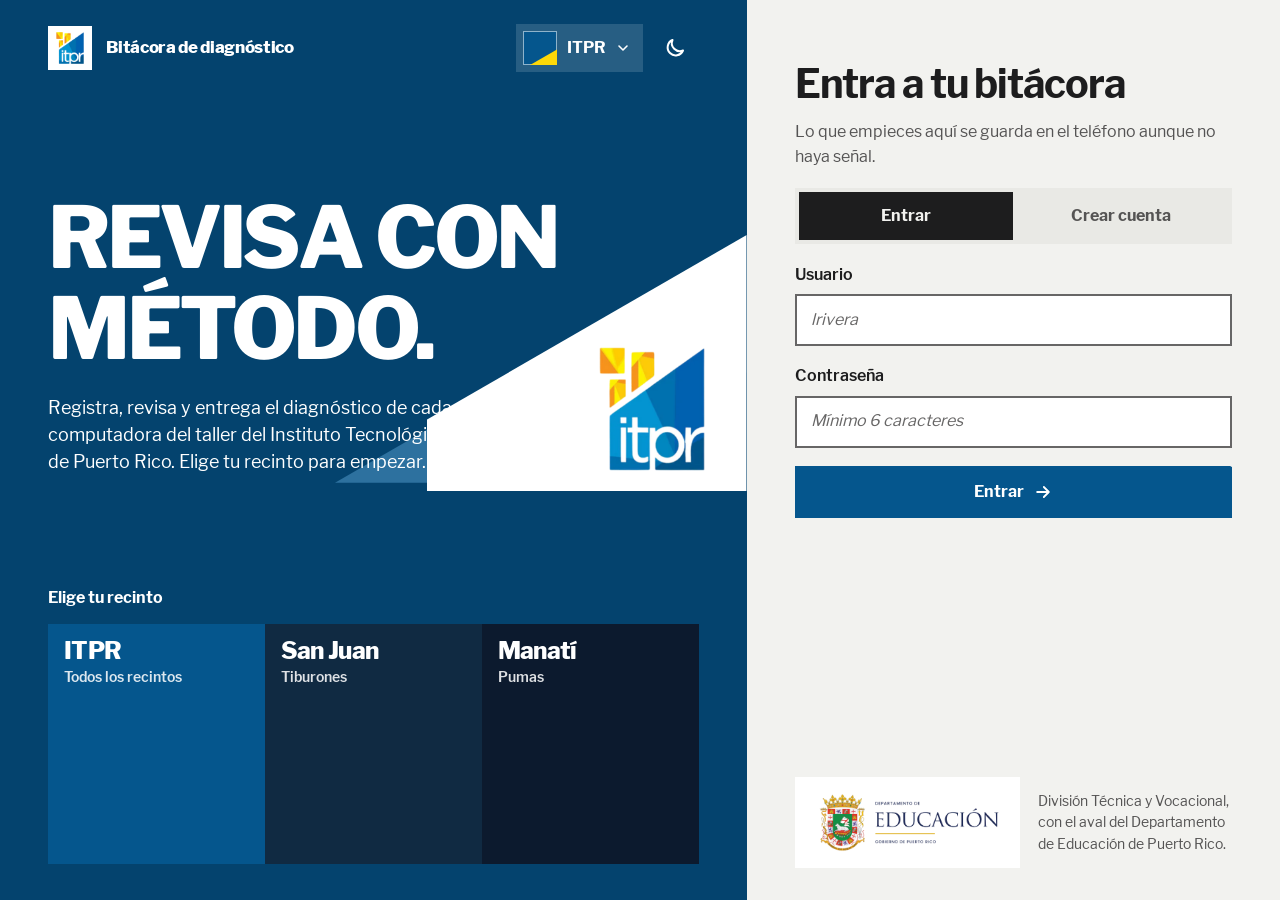
<file: docs/index.html>
<!doctype html>
<html lang="es-PR" data-recinto="itpr">
<head>
<meta charset="utf-8">
<meta name="viewport" content="width=device-width, initial-scale=1, viewport-fit=cover, interactive-widget=resizes-content">
<title>Bitácora de Diagnóstico</title>
<meta name="description" content="Hoja de cotejo de diagnóstico diario de computadoras para el taller de tecnología.">
<meta name="theme-color" media="(prefers-color-scheme: light)" content="#05568D">
<meta name="theme-color" media="(prefers-color-scheme: dark)" content="#0B5E99">
<meta name="color-scheme" content="light dark">
<script>
// Antes del primer pintado: el recinto y el modo guardados en este equipo. Sin esto se vería un instante el tema
// ITPR antes de pasar al de San Juan o Manatí. campus.js repite la lógica; si el almacenamiento falla, queda ITPR
// y el modo del sistema, y la página funciona igual.
(function(){
  var d = document.documentElement, T = { itpr: ["#05568D", "#0B5E99"], sanjuan: ["#102A42", "#1E4365"], manati: ["#0C1A2E", "#10294D"] };
  var r = "itpr", m = "";
  d.classList.add("js");
  try {
    var a = localStorage.getItem("bitacora:recinto"), b = localStorage.getItem("bitacora:modo");
    if (a === "itpr" || a === "sanjuan" || a === "manati") r = a;
    if (b === "claro" || b === "oscuro") m = b;
  } catch (e) {}
  d.setAttribute("data-recinto", r);
  if (m) d.setAttribute("data-modo", m);
  var t = document.querySelectorAll('meta[name="theme-color"]');
  for (var i = 0; i < t.length; i++) t[i].setAttribute("content", T[r][m ? (m === "oscuro" ? 1 : 0) : i]);
})();
</script>
<link rel="manifest" href="./manifest.json">
<link rel="icon" href="./img/favicon.png" type="image/png">
<link rel="apple-touch-icon" href="./icono-192.png">
<link rel="preload" href="./fonts/LibreFranklin-Regular.ttf" as="font" type="font/ttf" crossorigin>
<link rel="stylesheet" href="./tokens.css">
<link rel="stylesheet" href="./estilo.css">
<link rel="stylesheet" href="./v-acceso.css">
<link rel="stylesheet" href="./v-dashboard.css">
<link rel="stylesheet" href="./v-tablero.css">
<link rel="stylesheet" href="./v-editor.css">
</head>
<body>
<!-- Glifos de estado y texturas de gráfica. El color nunca va solo: forma + glifo + palabra + patrón.
     Los glifos de veredicto (apto, obs, no, inc, bor) son solo para veredictos; info es el aviso que no lo es. -->
<svg width="0" height="0" style="position:absolute" aria-hidden="true" focusable="false">
  <defs>
    <symbol id="g-apto" viewBox="0 0 16 16"><circle cx="8" cy="8" r="8" fill="currentColor"/><path d="M4.3 8.3 7 10.9l4.7-5.4" fill="none" stroke="var(--chip-bg,#fff)" stroke-width="2" stroke-linecap="round" stroke-linejoin="round"/></symbol>
    <symbol id="g-obs" viewBox="0 0 16 16"><path d="M8 1.4 15 14.2H1z" fill="currentColor" stroke="currentColor" stroke-width="1.2" stroke-linejoin="round"/></symbol>
    <symbol id="g-no" viewBox="0 0 16 16"><rect width="16" height="16" rx="3.6" fill="currentColor"/><path d="m5 5 6 6M11 5l-6 6" fill="none" stroke="var(--chip-bg,#fff)" stroke-width="2.1" stroke-linecap="round"/></symbol>
    <symbol id="g-inc" viewBox="0 0 16 16"><circle cx="8" cy="8" r="6.9" fill="none" stroke="currentColor" stroke-width="1.7" stroke-dasharray="3.2 2.2"/><path d="M8 4.2v4.5" fill="none" stroke="currentColor" stroke-width="2.1" stroke-linecap="round"/><circle cx="8" cy="11.6" r="1.25" fill="currentColor"/></symbol>
    <symbol id="g-bor" viewBox="0 0 16 16"><circle cx="8" cy="8" r="6.9" fill="none" stroke="currentColor" stroke-width="1.7"/><path d="M8 1.1a6.9 6.9 0 0 0 0 13.8z" fill="currentColor"/></symbol>
    <symbol id="g-info" viewBox="0 0 16 16"><rect x="1.2" y="1.2" width="13.6" height="13.6" fill="none" stroke="currentColor" stroke-width="1.6"/><path d="M8 7v4.4" fill="none" stroke="currentColor" stroke-width="2" stroke-linecap="round"/><circle cx="8" cy="4.6" r="1.2" fill="currentColor"/></symbol>
    <pattern id="px-apto" width="4" height="4" patternUnits="userSpaceOnUse"><rect width="4" height="4" style="fill:var(--ok)"/></pattern>
    <pattern id="px-obs" width="2.4" height="2.4" patternUnits="userSpaceOnUse" patternTransform="rotate(45)"><rect width="2.4" height="2.4" style="fill:var(--obs)"/><rect width="1" height="2.4" style="fill:var(--surface-2)"/></pattern>
    <pattern id="px-no" width="2.6" height="2.6" patternUnits="userSpaceOnUse"><rect width="2.6" height="2.6" style="fill:var(--bad)"/><circle cx="1.3" cy="1.3" r=".55" style="fill:var(--surface-2)"/></pattern>
  </defs>
</svg>
<div id="app" class="app">
  <main><div class="cargando">Cargando la bitácora…</div></main>
</div>
<!-- Fuera de #app a propósito: #app es un contenedor y haría de bloque de contención de todo lo position:fixed. -->
<div id="toast" class="toast" role="status" aria-live="polite"></div>
<noscript>
  <main><div class="aviso-pagina">
    <h1 class="h2">Falta JavaScript</h1>
    <p class="suave">Esta bitácora necesita JavaScript activado. Actívalo en el navegador y recarga la página.</p>
  </div></main>
</noscript>
<!-- supabase-js vive en el repo, no en un CDN: la app tiene que abrir sin señal.
     Etiqueta clásica y antes del módulo, que es lo que define window.supabase. -->
<script src="./vendor/supabase.js"></script>
<script type="module" src="./app.js"></script>
<script>
// El service worker guarda copia de la app para que abra sin señal.
// Falla en silencio si el navegador no lo permite: la app funciona igual,
// solo que necesitando internet para cargar.
if("serviceWorker" in navigator){
  addEventListener("load", () => navigator.serviceWorker.register("./sw.js").catch(() => {}));
}
</script>
</body>
</html>
</file>
<file: docs/tokens.css>
/* tokens.css — los seis juegos de color verificados (3 recintos x claro/oscuro), WCAG AA.
   Origen: .diseno/colores/tokens.json (generado; no cambiar valores sin volver a verificar el contraste).
   Uso: <html data-recinto="itpr|sanjuan|manati" data-modo="claro|oscuro">. Sin data-modo, manda el modo del sistema.
   Cualquier elemento puede llevar su propio data-recinto (fichas, muestras): trae su paleta completa. */

/* ---- itpr ---- */
[data-recinto="itpr"]{
  color-scheme:light;
  --paper:#F2F2EF;
  --surface:#FBFBFA;
  --surface-2:#E9E9E5;
  --raise:#FFFFFF;
  --ink:#1D1D1E;
  --ink-2:#555454;
  --ink-3:#676666;
  --rule:#D6D5D0;
  --accent:#05568D;
  --accent-hover:#044370;
  --accent-soft:#DCE9F3;
  --accent-fg:#FFFFFF;
  --field:#05568D;
  --field-ink:#FFFFFF;
  --marker:#FDD808;
  --marker-ink:#1D1D1E;
  --ok:#02705F;
  --ok-bg:#DFF3EE;
  --obs:#A94403;
  --obs-bg:#FBECDF;
  --bad:#8F1425;
  --bad-bg:#FAE3E6;
  --on-bad:var(--raise);
}
[data-modo="oscuro"] [data-recinto="itpr"],[data-recinto="itpr"][data-modo="oscuro"]{
  color-scheme:dark;
  --paper:#121314;
  --surface:#1A1B1D;
  --surface-2:#242628;
  --raise:#2C2E32;
  --ink:#ECEBE8;
  --ink-2:#C4C3C0;
  --ink-3:#9D9C9A;
  --rule:#37393D;
  --accent:#4FA8E0;
  --accent-hover:#7CC1EC;
  --accent-soft:#12293A;
  --accent-fg:#04141F;
  --field:#0B5E99;
  --field-ink:#FFFFFF;
  --marker:#FDD808;
  --marker-ink:#1D1D1E;
  --ok:#88DDB5;
  --ok-bg:#153225;
  --obs:#E08B3E;
  --obs-bg:#322415;
  --bad:#DB707E;
  --bad-bg:#321519;
  --on-bad:var(--paper);
}

/* ---- sanjuan ---- */
[data-recinto="sanjuan"]{
  color-scheme:light;
  --paper:#E9EFF4;
  --surface:#F6F9FB;
  --surface-2:#E0E8EF;
  --raise:#FFFFFF;
  --ink:#0E2033;
  --ink-2:#38506A;
  --ink-3:#4F657E;
  --rule:#C3D0DC;
  --accent:#265580;
  --accent-hover:#1B4166;
  --accent-soft:#D7E6F2;
  --accent-fg:#FFFFFF;
  --field:#102A42;
  --field-ink:#FFFFFF;
  --marker:#E31919;
  --marker-ink:#FFFFFF;
  --ok:#02705F;
  --ok-bg:#DFF3EE;
  --obs:#A94403;
  --obs-bg:#FBECDF;
  --bad:#A0123F;
  --bad-bg:#FADFE7;
  --on-bad:var(--raise);
}
[data-modo="oscuro"] [data-recinto="sanjuan"],[data-recinto="sanjuan"][data-modo="oscuro"]{
  color-scheme:dark;
  --paper:#08121C;
  --surface:#0F1D2C;
  --surface-2:#162A3F;
  --raise:#1D3652;
  --ink:#E9EFF5;
  --ink-2:#B3C3D3;
  --ink-3:#8DA2B6;
  --rule:#25405C;
  --accent:#62AAEA;
  --accent-hover:#8AC2F1;
  --accent-soft:#12304D;
  --accent-fg:#06121F;
  --field:#1E4365;
  --field-ink:#FFFFFF;
  --marker:#FF6259;
  --marker-ink:#1A0808;
  --ok:#88DDB5;
  --ok-bg:#153225;
  --obs:#F0B04A;
  --obs-bg:#322410;
  --bad:#D788AB;
  --bad-bg:#321522;
  --on-bad:var(--paper);
}

/* ---- manati ---- */
[data-recinto="manati"]{
  color-scheme:light;
  --paper:#F4F6F9;
  --surface:#FCFDFE;
  --surface-2:#E5EBF2;
  --raise:#FFFFFF;
  --ink:#0C1A2E;
  --ink-2:#3B4A60;
  --ink-3:#596A81;
  --rule:#D0D9E4;
  --accent:#115099;
  --accent-hover:#0C3C78;
  --accent-soft:#DDE8F8;
  --accent-fg:#FFFFFF;
  --field:#0C1A2E;
  --field-ink:#FFFFFF;
  --marker:#F8C524;
  --marker-ink:#0C1A2E;
  --ok:#02705F;
  --ok-bg:#DFF3EE;
  --obs:#A94403;
  --obs-bg:#FBECDF;
  --bad:#8F1425;
  --bad-bg:#FAE3E6;
  --on-bad:var(--raise);
}
[data-modo="oscuro"] [data-recinto="manati"],[data-recinto="manati"][data-modo="oscuro"]{
  color-scheme:dark;
  --paper:#0A1424;
  --surface:#101D32;
  --surface-2:#17273F;
  --raise:#1E3252;
  --ink:#EAF0F8;
  --ink-2:#B9C6D8;
  --ink-3:#8FA1BA;
  --rule:#243754;
  --accent:#6AA8EC;
  --accent-hover:#8FBFF2;
  --accent-soft:#15294A;
  --accent-fg:#06142A;
  --field:#10294D;
  --field-ink:#FFFFFF;
  --marker:#F8C524;
  --marker-ink:#0A1424;
  --ok:#88DDB5;
  --ok-bg:#153225;
  --obs:#E08B3E;
  --obs-bg:#322415;
  --bad:#DB707E;
  --bad-bg:#321519;
  --on-bad:var(--paper);
}

/* Sin data-modo: el modo del sistema decide (los mismos valores oscuros de arriba). */
@media (prefers-color-scheme:dark){
  :root:not([data-modo]) [data-recinto="itpr"],:root[data-recinto="itpr"]:not([data-modo]){
    color-scheme:dark;
    --paper:#121314;
    --surface:#1A1B1D;
    --surface-2:#242628;
    --raise:#2C2E32;
    --ink:#ECEBE8;
    --ink-2:#C4C3C0;
    --ink-3:#9D9C9A;
    --rule:#37393D;
    --accent:#4FA8E0;
    --accent-hover:#7CC1EC;
    --accent-soft:#12293A;
    --accent-fg:#04141F;
    --field:#0B5E99;
    --field-ink:#FFFFFF;
    --marker:#FDD808;
    --marker-ink:#1D1D1E;
    --ok:#88DDB5;
    --ok-bg:#153225;
    --obs:#E08B3E;
    --obs-bg:#322415;
    --bad:#DB707E;
    --bad-bg:#321519;
    --on-bad:var(--paper);
  }
  :root:not([data-modo]) [data-recinto="sanjuan"],:root[data-recinto="sanjuan"]:not([data-modo]){
    color-scheme:dark;
    --paper:#08121C;
    --surface:#0F1D2C;
    --surface-2:#162A3F;
    --raise:#1D3652;
    --ink:#E9EFF5;
    --ink-2:#B3C3D3;
    --ink-3:#8DA2B6;
    --rule:#25405C;
    --accent:#62AAEA;
    --accent-hover:#8AC2F1;
    --accent-soft:#12304D;
    --accent-fg:#06121F;
    --field:#1E4365;
    --field-ink:#FFFFFF;
    --marker:#FF6259;
    --marker-ink:#1A0808;
    --ok:#88DDB5;
    --ok-bg:#153225;
    --obs:#F0B04A;
    --obs-bg:#322410;
    --bad:#D788AB;
    --bad-bg:#321522;
    --on-bad:var(--paper);
  }
  :root:not([data-modo]) [data-recinto="manati"],:root[data-recinto="manati"]:not([data-modo]){
    color-scheme:dark;
    --paper:#0A1424;
    --surface:#101D32;
    --surface-2:#17273F;
    --raise:#1E3252;
    --ink:#EAF0F8;
    --ink-2:#B9C6D8;
    --ink-3:#8FA1BA;
    --rule:#243754;
    --accent:#6AA8EC;
    --accent-hover:#8FBFF2;
    --accent-soft:#15294A;
    --accent-fg:#06142A;
    --field:#10294D;
    --field-ink:#FFFFFF;
    --marker:#F8C524;
    --marker-ink:#0A1424;
    --ok:#88DDB5;
    --ok-bg:#153225;
    --obs:#E08B3E;
    --obs-bg:#322415;
    --bad:#DB707E;
    --bad-bg:#321519;
    --on-bad:var(--paper);
  }
}

/* Derivados (iguales para los tres recintos) */
[data-recinto]{
  --placa:#FFFFFF;                       /* placa clara para logos: DEPR y las marcas nunca van sobre oscuro */
  --placa-ink:#1D1D1E;
  --field-up:color-mix(in srgb,var(--field) 84%,#fff);   /* un escalón más claro que el campo */
  --field-down:color-mix(in srgb,var(--field) 78%,#000); /* un escalón más oscuro */
  --field-ink-2:color-mix(in srgb,var(--field-ink) 86%,var(--field));
  --rule-soft:color-mix(in srgb,var(--rule) 55%,var(--paper));
  --foco:var(--accent);                  /* dentro de .campo / .campo-oscuro pasa a ser --marker */
}
</file>
<file: docs/estilo.css>
/* estilo.css — Bitácora de Diagnóstico: chasis ITPR, piel por recinto.

   La idea: la losa del logo ITPR (un bloque cuyo borde superior sube 30° hacia la derecha) es el único corte de
   todo el sistema. Cada pantalla es una pila de capítulos de color plano y la losa aparece en las placas de los
   escudos, en el extremo de las barras y de las columnas y en la esquina del botón principal. Cada recinto la
   vuelve a cortar a su manera: aleta (Tiburones), zarpazo (Pumas), losa (ITPR).

   Esta hoja es la base común: reset, tipografía, rejilla de capítulos, barra y navegación, botones, campos,
   idioma de los estados, héroe, mosaico de cifras, tablas, pie y movimiento. Los colores salen de tokens.css.
   Lo propio de cada pantalla va en v-acceso.css, v-dashboard.css, v-tablero.css y v-editor.css.
   El contrato de clases y de JavaScript está en DISENO.md. */

/* Capa del reset: elementos sueltos y campos base. Pierde contra cualquier regla sin capa, así que las clases
   nunca tienen que pelear con él. */
@layer reset;

/* ========== tipografía ==========
   Libre Franklin va incluida en docs/fonts/ (licencia OFL en OFL.txt) y el service worker la guarda con la app:
   no se pide nada a Google y abre igual sin señal. "Franklin Ajustada" queda de respaldo, con métricas
   aproximadas, por si un archivo de fuente no llega a cargar. */
@font-face{font-family:"Libre Franklin";font-style:normal;font-weight:400;font-display:swap;src:url("fonts/LibreFranklin-Regular.ttf") format("truetype")}
@font-face{font-family:"Libre Franklin";font-style:normal;font-weight:500;font-display:swap;src:url("fonts/LibreFranklin-Medium.ttf") format("truetype")}
@font-face{font-family:"Libre Franklin";font-style:normal;font-weight:600;font-display:swap;src:url("fonts/LibreFranklin-SemiBold.ttf") format("truetype")}
@font-face{font-family:"Libre Franklin";font-style:normal;font-weight:700;font-display:swap;src:url("fonts/LibreFranklin-Bold.ttf") format("truetype")}
@font-face{font-family:"Libre Franklin";font-style:normal;font-weight:800;font-display:swap;src:url("fonts/LibreFranklin-ExtraBold.ttf") format("truetype")}
@font-face{font-family:"Franklin Ajustada";font-style:normal;font-weight:400 500;
  src:local("Arial"),local("ArialMT"),local("Helvetica Neue"),local("Helvetica"),local("Roboto"),local("Liberation Sans");
  size-adjust:106%;ascent-override:91%;descent-override:23%;line-gap-override:0%}
@font-face{font-family:"Franklin Ajustada";font-style:normal;font-weight:600 800;
  src:local("Arial Bold"),local("Arial-BoldMT"),local("Helvetica Neue Bold"),local("Helvetica-Bold"),local("Roboto Bold"),local("Liberation Sans Bold");
  size-adjust:104%;ascent-override:91%;descent-override:23%;line-gap-override:0%}

:root{
  --ff:"Libre Franklin","Franklin Ajustada","Franklin Gothic Medium","Franklin Gothic",Arial,sans-serif;
  --ease:cubic-bezier(.22,1,.36,1);
  --ease-s:cubic-bezier(.16,1,.3,1);
  --tan30:.5774;
  /* Cinco escalones de tipo (fluidos con el ancho de la app, no del navegador: cqw) */
  --t-hero:clamp(2.75rem,1rem + 6.4cqw,6.5rem);
  --t-fig:clamp(3rem,1.5rem + 3.8cqw,5.5rem);
  --t-head:clamp(1.75rem,1.2rem + 1.6cqw,2.625rem);
  --t-body:1rem;
  --t-small:.875rem;
  /* Personalidad de movimiento por recinto (la cambia data-recinto de <html>) */
  --ex:0px; --ey:22px;          /* de dónde llega una entrada */
  --hx:0px; --hy:-3px;          /* hacia dónde se mueve algo al pasarle el puntero */
  --dur:.5s; --ent:var(--ease);
}
:root[data-recinto="sanjuan"]{--ex:-30px;--ey:14px;--hx:4px;--hy:-2px;--dur:.44s;--ent:var(--ease-s)}
:root[data-recinto="manati"]{--ex:26px;--ey:-16px;--hx:3px;--hy:-3px;--dur:.4s;--ent:cubic-bezier(.12,.8,.2,1)}
/* en pantallas angostas la entrada viaja solo en vertical: un recorrido lateral empuja la página de lado */
@media (max-width:599px){:root[data-recinto]{--ex:0px}}

/* Patrones de estado: rayas duras, no degradados. Son la mitad del idioma "el color nunca va solo". */
[data-recinto]{
  --pat-obs:repeating-linear-gradient(135deg,var(--obs) 0 3px,transparent 3px 6px); /* taste-skill-ignore */
  --pat-inc:repeating-linear-gradient(to bottom,var(--bad) 0 7px,transparent 7px 11px); /* taste-skill-ignore */
  --pat-obs-sw:repeating-linear-gradient(135deg,var(--obs) 0 3px,var(--surface-2) 3px 6px); /* taste-skill-ignore */
  --pat-no-sw:radial-gradient(var(--surface-2) 1.6px,transparent 1.8px); /* taste-skill-ignore */
}

/* ========== reset y base ========== */
*,*::before,*::after{box-sizing:border-box}
html{-webkit-text-size-adjust:100%;-webkit-tap-highlight-color:transparent;scroll-behavior:auto}
body{margin:0;background:var(--paper);color:var(--ink);font:400 var(--t-body)/1.55 var(--ff);
  -webkit-font-smoothing:antialiased;min-height:100svh;overflow-x:clip}
@layer reset{
h1,h2,h3,h4,p,ul,ol,figure,dl,dd,blockquote{margin:0}
h1,h2,h3,h4{font-weight:700;line-height:1.15;letter-spacing:-.02em;text-wrap:balance}
ul,ol{padding:0;list-style:none}
button,input,select,textarea{font:inherit;color:inherit}
button{cursor:pointer;touch-action:manipulation;-webkit-user-select:none;user-select:none}
a,[role="button"],label{touch-action:manipulation}
img{display:block;max-width:100%;height:auto}
a{color:inherit}
svg{display:block}
}
:focus-visible{outline:3px solid var(--foco);outline-offset:3px}
::selection{background:var(--marker);color:var(--marker-ink)}
[hidden]{display:none!important}
main:focus{outline:none}
.sr{position:absolute;width:1px;height:1px;overflow:hidden;clip:rect(0 0 0 0);white-space:nowrap}
.num{font-variant-numeric:tabular-nums}
.salto{position:absolute;left:var(--m,16px);top:-100px;z-index:100;padding:.7rem 1.1rem;background:var(--marker);color:var(--marker-ink);font-weight:700;text-decoration:none}
.salto:focus{top:8px}
.cargando{display:flex;align-items:center;justify-content:center;gap:.6rem;padding:4rem var(--m,16px);color:var(--ink-2)}
.aviso-pagina{max-width:34rem;margin:0 auto;padding:3rem var(--m,16px);display:flex;flex-direction:column;gap:.75rem}   /* falta configurar / falta JavaScript */

/* ========== contenedor de la app y rejilla de capítulos ==========
   #app lleva class="app" en index.html. Es el contenedor de tamaño: las pantallas no preguntan por el ancho del
   navegador sino por el de la app (@container app), y así un teléfono de 390px y una ventana de 390px se ven igual.
   Ojo: un contenedor es el bloque de contención de lo que lleve position:fixed. Por eso la navegación de abajo es
   position:sticky (último hijo de #app) y los diálogos y avisos viven FUERA de #app, directo en <body>. */
.app{container:app/inline-size;display:block;background:var(--paper);color:var(--ink);position:relative;overflow-x:clip}
.app>*{--m:16px}
@container app (min-width:700px){.app>*{--m:32px}}
@container app (min-width:1100px){.app>*{--m:48px}}
.in{width:100%;max-width:1440px;margin-inline:auto;padding-inline:var(--m,16px)}
.cap{position:relative}                                  /* capítulo: un campo de color plano de lado a lado */
.campo{background:var(--field);color:var(--field-ink);--foco:var(--marker)}
.campo-oscuro{background:var(--field-down);color:var(--field-ink);--foco:var(--marker)}
.campo-s2{background:var(--surface-2)}
.h1{font-size:calc(var(--t-hero) * var(--fit,1));font-weight:800;line-height:.9;letter-spacing:-.04em;text-transform:uppercase;text-wrap:balance}
.h1.parte{overflow-wrap:anywhere}                       /* último recurso de ajustarTitulares: partir la palabra en vez de cortarla */
.h2{font-size:var(--t-head);font-weight:700;line-height:1.04;letter-spacing:-.028em;text-wrap:balance}
.h3{font-size:1.375rem;font-weight:700;letter-spacing:-.02em;line-height:1.15}
.lead{font-size:1.125rem;line-height:1.5;max-width:34ch}
.suave{color:var(--ink-2)}
.campo .suave,.campo-oscuro .suave{color:var(--field-ink-2)}
.pie-nota,.pista{font-size:var(--t-small);color:var(--ink-2)}
.solo-esc{display:initial}
@container app (max-width:759px){.solo-esc{display:none!important}}
@container app (min-width:760px){.solo-tel{display:none!important}}

/* ========== barra superior y navegación ========== */
.barra{position:relative;z-index:30;padding-top:env(safe-area-inset-top,0px)}
.barra-in{display:flex;align-items:center;gap:1rem;min-height:68px}
.marca-app{display:flex;align-items:center;gap:.8rem;text-decoration:none;min-width:44px;margin-right:auto}
.sello{flex:none;width:44px;height:44px;background:var(--placa);display:grid;place-items:center}
.sello img{width:auto;height:32px}
.marca-t{display:flex;flex-direction:column;min-width:0;line-height:1.15}
.marca-t b{font-size:1.0625rem;font-weight:800;letter-spacing:-.02em;white-space:nowrap;overflow:hidden;text-overflow:ellipsis}
.marca-t small{font-size:var(--t-small);color:var(--field-ink-2);white-space:nowrap;overflow:hidden;text-overflow:ellipsis}
.nav-p{display:flex;gap:.25rem;margin-inline:auto 1rem}
.nav-p a{position:relative;display:inline-flex;align-items:center;gap:.5rem;white-space:nowrap;min-height:68px;padding:0 .95rem;font-weight:600;text-decoration:none;
  color:var(--field-ink-2);transition:color .15s ease}
.nav-p a::after{content:"";position:absolute;left:.95rem;right:.95rem;bottom:0;height:6px;background:var(--marker);
  clip-path:polygon(0 0,100% 0,calc(100% - 10.4px) 100%,0 100%);transform:scaleX(0);transform-origin:left;transition:transform .22s var(--ease)}
.nav-p a[aria-current="page"]{color:var(--field-ink)}
.nav-p a[aria-current="page"]::after{transform:none}
.acciones{display:flex;align-items:center;gap:.5rem}
.quien{display:flex;flex-direction:column;align-items:flex-end;line-height:1.2;font-size:var(--t-small);margin-left:.5rem;min-width:0}
.quien b{font-weight:700;font-size:var(--t-body);max-width:14rem;overflow:hidden;text-overflow:ellipsis;white-space:nowrap}
.quien small{color:var(--field-ink-2);max-width:14rem;overflow:hidden;text-overflow:ellipsis;white-space:nowrap}
.conexion{display:inline-flex;align-items:center;min-height:30px;padding:.15rem .65rem;font-size:var(--t-small);font-weight:700;white-space:nowrap;
  background:color-mix(in srgb,var(--field-ink) 16%,transparent);color:var(--field-ink)}
.conexion[data-off="1"]{outline:1.5px dashed var(--field-ink-2);outline-offset:-1.5px}
.ic-btn{width:48px;height:48px;display:inline-grid;place-items:center;border:0;background:transparent;color:inherit;
  transition:transform .12s var(--ease),background-color .15s ease}
.ic-btn svg{width:24px;height:24px;fill:none;stroke:currentColor;stroke-width:2;stroke-linecap:round;stroke-linejoin:round}
.ic-btn:active{transform:scale(.94)}
/* el icono muestra a dónde se va: luna en claro, sol en oscuro */
.ic-modo .sol{display:none}
:root[data-modo="oscuro"] .ic-modo .sol{display:block}
:root[data-modo="oscuro"] .ic-modo .luna{display:none}
@media (prefers-color-scheme:dark){
  :root:not([data-modo]) .ic-modo .sol{display:block}
  :root:not([data-modo]) .ic-modo .luna{display:none}
}

/* selector de recinto: el chip dice el NOMBRE del recinto (Recinto: San Juan, cambiar) */
.recinto{position:relative}
.rec-btn{display:flex;align-items:center;gap:.6rem;min-height:48px;padding:0 .7rem 0 .45rem;border:0;color:inherit;font-weight:700;
  background:color-mix(in srgb,var(--field-ink) 14%,transparent);transition:background-color .15s ease,transform .12s var(--ease)}
.rec-btn:active{transform:scale(.97)}
.swatch{flex:none;position:relative;width:34px;height:34px;background:var(--field);overflow:hidden}
.swatch::after{content:"";position:absolute;inset:0;background:var(--marker);clip-path:polygon(20% 100%,100% 54%,100% 100%)}   /* la losa a 30° */
.rec-btn .swatch{outline:1.5px solid color-mix(in srgb,var(--field-ink) 55%,transparent);outline-offset:-1.5px}
.rec-btn svg{width:16px;height:16px;fill:none;stroke:currentColor;stroke-width:2.4;stroke-linecap:round;stroke-linejoin:round;transition:transform .2s var(--ease)}
.rec-btn[aria-expanded="true"] svg{transform:rotate(180deg)}
.menu-rec{position:absolute;right:0;top:calc(100% + 8px);z-index:80;width:min(340px,calc(100vw - 32px));background:var(--raise);color:var(--ink);
  padding:.4rem;box-shadow:0 14px 40px rgba(0,0,0,.28); /* taste-skill-ignore: menú flotante, un overlay de verdad */
  transform-origin:top right;animation:menu-in .2s var(--ease)}
@keyframes menu-in{from{opacity:0;transform:translateY(-6px) scale(.98)}}
.menu-rec button,.hoja-rec button.op{display:flex;align-items:center;gap:.8rem;width:100%;min-height:60px;padding:.4rem .6rem;border:0;background:transparent;text-align:left;
  color:var(--ink);transition:background-color .15s ease}
.menu-rec .swatch,.hoja-rec .swatch{width:44px;height:44px}
.menu-rec button[aria-checked="true"],.hoja-rec button.op[aria-checked="true"]{background:var(--accent-soft)}
.menu-rec b,.hoja-rec button.op b{display:block;font-size:var(--t-body);line-height:1.2}
.menu-rec small,.hoja-rec button.op small{font-size:var(--t-small);color:var(--ink-2)}
.menu-rec .ok,.hoja-rec .ok{margin-left:auto;width:20px;height:20px;color:var(--accent);visibility:hidden}
.menu-rec [aria-checked="true"] .ok,.hoja-rec [aria-checked="true"] .ok{visibility:visible}
.menu-rec .ok svg,.hoja-rec .ok svg{width:20px;height:20px;fill:none;stroke:currentColor;stroke-width:3;stroke-linecap:round;stroke-linejoin:round}
.menu-rec button:focus-visible,.hoja-rec button.op:focus-visible{outline-offset:-3px}
@media (hover:hover) and (pointer:fine){
  .rec-btn:hover{background:color-mix(in srgb,var(--field-ink) 24%,transparent)}
  .ic-btn:hover{background:color-mix(in srgb,currentColor 16%,transparent)}
  .nav-p a:hover{color:var(--field-ink)}
  .menu-rec button:hover,.hoja-rec button.op:hover{background:var(--surface-2)}
  .enlace:hover{text-decoration-thickness:4px}
}

/* la hoja de abajo para elegir recinto en el teléfono (un <dialog> fuera de #app) */
dialog.hoja-rec{position:fixed;inset:auto 0 0 0;margin:0;width:100%;max-width:none;max-height:90svh;overflow:auto;border:0;padding:1rem 1rem calc(1rem + env(safe-area-inset-bottom,0px));
  background:var(--raise);color:var(--ink);font-family:var(--ff)}
dialog.hoja-rec:not([open]){display:none}
dialog.hoja-rec[open]{animation:hoja-sube .26s var(--ease) both}
dialog.hoja-rec::backdrop{background:rgb(0 0 0 / .55)}
@keyframes hoja-sube{from{opacity:0;transform:translateY(28px)}}
.hoja-rec h2{font-size:1.375rem;font-weight:700;letter-spacing:-.02em;margin-bottom:.5rem}
.hoja-rec .ops{display:grid;gap:.25rem;margin-bottom:.75rem}
.hoja-rec .acc-fila{display:flex;gap:.6rem;flex-wrap:wrap}
.hoja-rec .acc-fila .btn{flex:1 1 8rem}

/* aviso de confirmación (aria-live), también fuera de #app */
.toast{position:fixed;left:50%;bottom:calc(env(safe-area-inset-bottom,0px) + 20px);z-index:120;max-width:min(92vw,30rem);padding:.85rem 1.2rem;
  background:var(--ink);color:var(--paper);font-weight:600;line-height:1.35;text-align:center;
  transform:translate(-50%,14px);opacity:0;pointer-events:none;transition:opacity .2s ease,transform .26s var(--ease)}
.toast.on{opacity:1;transform:translate(-50%,0)}
@media (max-width:759px){.toast{bottom:calc(env(safe-area-inset-bottom,0px) + 86px)}}

/* navegación de abajo (teléfono): último hijo de #app, pegajosa. Nunca se pinta en el editor. */
.nav-baja{display:none}
.insignia{display:inline-flex;align-items:center;justify-content:center;min-width:22px;height:22px;padding:0 .35rem;border-radius:6px;
  background:var(--bad);color:var(--on-bad);font-size:.8125rem;font-weight:800;line-height:1;font-variant-numeric:tabular-nums}
@container app (max-width:759px){
  .nav-p,.quien{display:none}
  .barra-in{min-height:60px;gap:.6rem;flex-wrap:wrap}
  .conexion{order:9;flex:1 0 100%;justify-content:center;margin-bottom:.5rem}   /* la señal va en su propia fila: no cabe junto al chip */
  .marca-t small,.marca-t .mas{display:none}
  .rec-btn{padding:0 .55rem 0 .4rem;gap:.5rem}
  .nav-baja{display:block;position:sticky;bottom:0;z-index:40;padding-bottom:env(safe-area-inset-bottom,0px);background:var(--field);color:var(--field-ink);--foco:var(--marker)}
  .nav-baja ul{display:grid;grid-auto-flow:column;grid-auto-columns:1fr;isolation:isolate}
  .nav-baja a,.nav-baja button{position:relative;display:flex;flex-direction:column;align-items:center;justify-content:center;gap:.2rem;min-height:64px;width:100%;padding:0;border:0;background:transparent;
    font-size:.8125rem;font-weight:600;text-decoration:none;color:var(--field-ink-2);transition:color .15s ease}
  .nav-baja svg{width:24px;height:24px;fill:none;stroke:currentColor;stroke-width:2;stroke-linecap:round;stroke-linejoin:round}
  .nav-baja a[aria-current="page"]{color:var(--field-ink)}
  .nav-baja a::before{content:"";position:absolute;z-index:-1;left:50%;top:6px;width:60px;height:32px;margin-left:-30px;background:var(--field-up);
    clip-path:polygon(0 0,calc(100% - 8px) 0,100% 5px,100% 100%,0 100%);transform:scale(.6);opacity:0;transition:transform .22s var(--ease),opacity .15s}
  .nav-baja a[aria-current="page"]::before{transform:none;opacity:1}
  /* la pestaña activa es un escalón más claro que el campo; el color de marca se queda solo en «Nuevo» (la acción principal) */
  /* Nuevo: el botón relleno con el marcador del recinto */
  .nav-baja .nav-nuevo{color:var(--marker-ink)}
  .nav-baja .nav-nuevo::before{content:"";position:absolute;z-index:-1;inset:6px 10px;background:var(--marker);
    clip-path:polygon(0 0,calc(100% - 12px) 0,100% 7px,100% 100%,0 100%)}
  .nav-baja .nav-nuevo:active{transform:scale(.97)}
  .nav-baja .insignia{position:absolute;top:6px;left:calc(50% + 6px)}
}
/* tableta: el nombre de la app y de la persona ya están en el héroe; sin ellos la barra cabe en una línea */
@container app (min-width:760px) and (max-width:999px){.marca-t,.quien{display:none}.conexion{max-width:10rem;overflow:hidden;text-overflow:ellipsis}}
@container app (min-width:400px) and (max-width:759px){.marca-t b{max-width:9rem}}
@container app (max-width:399px){.marca-t{display:none}}

/* ========== héroe: campo plano + losa del escudo ========== */
.hero{overflow:hidden}
.hero-in{position:relative;z-index:2;padding-block:clamp(2rem,6cqw,4.5rem) clamp(2.25rem,6cqw,4.5rem);min-height:clamp(21rem,34cqw,27rem);
  display:flex;flex-direction:column;justify-content:flex-end;gap:1.1rem}
.hero-txt{display:flex;flex-direction:column;gap:1.1rem;align-items:flex-start;max-width:min(100%,52rem)}
.hero-sub{font-size:1.125rem;line-height:1.45;color:var(--field-ink-2);max-width:36ch;text-wrap:pretty}
.hero-lema{font-size:1.125rem;font-weight:700;letter-spacing:-.01em;color:var(--field-ink);margin-bottom:-.35rem}
.hero-acc{display:flex;gap:.6rem;flex-wrap:wrap;margin-top:.4rem}
.fondo-ilu{position:absolute;inset:0;z-index:1;pointer-events:none}
.ilu{position:absolute;right:0;bottom:0;height:100%;width:auto;max-width:none;display:none}
:root[data-recinto="itpr"] .ilu-itpr,:root[data-recinto="sanjuan"] .ilu-sanjuan,:root[data-recinto="manati"] .ilu-manati{display:block}
.ilu .f-up{fill:var(--field-up)} .ilu .f-down{fill:var(--field-down)} .ilu .f-mk{fill:var(--marker)}
/* la losa: borde superior a 30° (el del logo). --pw es el ancho de la placa; el alto la deja exacta (0.8 x ancho) */
.hero{--pw:clamp(15rem,36cqw,29rem)}
.placa-wrap{position:absolute;right:0;bottom:0;z-index:2;width:var(--pw);height:calc(var(--pw)*.8);pointer-events:none}
.placa{position:absolute;inset:0;background:var(--placa);
  clip-path:polygon(0 calc(var(--pw)*var(--tan30)),100% 0,100% 100%,0 100%)}
.placa img{position:absolute;display:none;height:auto}
:root[data-recinto="sanjuan"] .placa img.c-sanjuan{display:block;right:11%;bottom:9%;width:36%}
:root[data-recinto="manati"] .placa img.c-manati{display:block;right:7%;bottom:7%;width:45%}
:root[data-recinto="itpr"] .placa img.c-itpr{display:block;right:13%;bottom:8%;width:33%}
.hero-chico{--pw:clamp(12rem,26cqw,21rem)}
.hero-chico .hero-in{min-height:clamp(15rem,22cqw,19rem)}
@container app (max-width:759px){
  .hero,.hero.hero-chico{--pw:clamp(12rem,82cqw,18.5rem)}
  .hero-in,.hero-chico .hero-in{min-height:0;padding-bottom:calc(var(--pw)*.8 + 1.5rem)}
  :root[data-recinto="sanjuan"] .placa img.c-sanjuan{right:8%;width:37%}
  /* la ilustración es más alta que la placa y sigue pegada a la derecha: sus zarpazos, su aleta o sus losas suben por encima de la
     pendiente de 30° en vez de quedar tapados (con la altura de la placa o menos, la placa se los comía todos) */
  .hero:not(.sin-placa-tel) .ilu{height:calc(var(--pw)*.94);width:auto}
  /* sin placa (Gente, Informes, Código): la ilustración se queda en la franja de abajo y no sube hasta el texto */
  .sin-placa-tel .ilu{height:55%;width:auto}
  /* El taller y el cartel QR: en el teléfono lo útil va primero; el escudo ya está en el chip y en el pie */
  .sin-placa-tel .placa-wrap{display:none}
  .sin-placa-tel .hero-in{padding-bottom:2rem}
}

/* ========== botones, campos, chips ========== */
.btn{--c:var(--accent);--cf:var(--accent-fg);display:inline-flex;align-items:center;justify-content:center;gap:.55rem;
  min-height:52px;padding:0 1.5rem;border:0;border-radius:0;background:var(--c);color:var(--cf);font-weight:700;font-size:var(--t-body);line-height:1;
  text-decoration:none;white-space:nowrap;transition:transform .12s var(--ease),background-color .15s ease;
  /* esquina superior derecha cortada a 30° (14 x 8); el polígono se abre 10px por fuera para no recortar el anillo de foco */
  clip-path:polygon(-10px -10px,calc(100% - 19.4px) -10px,calc(100% + 10px) 6.8px,calc(100% + 10px) calc(100% + 10px),-10px calc(100% + 10px))}
.btn:active:not(:disabled){transform:scale(.97);transition-duration:.08s}
.btn svg{width:20px;height:20px;fill:none;stroke:currentColor;stroke-width:2.2;stroke-linecap:round;stroke-linejoin:round}
.btn.marca-b{--c:var(--marker);--cf:var(--marker-ink)}
.btn.sec{--c:color-mix(in srgb,var(--field-ink) 16%,transparent);--cf:var(--field-ink)}
.btn.tenue,.btn.ghost{--c:var(--surface-2);--cf:var(--ink)}
.btn.peligro{--c:var(--bad-bg);--cf:var(--bad)}
.btn.chico{min-height:44px;padding:0 1.1rem;font-size:var(--t-small)}
.btn.ancho{width:100%}
@media (hover:hover) and (pointer:fine){
  .btn:hover:not(:disabled){background:color-mix(in srgb,var(--c) 86%,var(--cf));transform:translate(var(--hx),var(--hy))}
  .btn:hover:active:not(:disabled){transform:scale(.97)}
  .btn.peligro:hover:not(:disabled){background:var(--bad);color:var(--on-bad)}
}
.btn:disabled{opacity:.5;cursor:not-allowed}
.fila{display:flex;gap:.6rem;flex-wrap:wrap}

/* campos: cuadrados, borde de 2px en --ink-3 (nunca --rule: no pasa el contraste de un control) */
@layer reset{
:where(input:not([type="checkbox"],[type="radio"],[type="range"],[type="file"],[type="color"]),select,textarea){
  width:100%;min-height:52px;padding:0 .9rem;border:2px solid var(--ink-3);border-radius:0;background:var(--raise);color:var(--ink);font-weight:500;
  transition:border-color .15s ease}
:where(textarea){padding:.7rem .9rem;min-height:6rem;line-height:1.5;resize:vertical}
input[type="checkbox"],input[type="radio"]{accent-color:var(--accent)}
@media (hover:hover) and (pointer:fine){:where(input,select,textarea):hover{border-color:var(--ink)}}
:where(input,select,textarea):focus-visible{outline:3px solid var(--foco);outline-offset:2px;border-color:var(--ink)}
:where(input,textarea)::placeholder{color:var(--ink-3);opacity:1;font-weight:400;font-style:italic}
}
.campo-f,label.f{display:flex;flex-direction:column;gap:.4rem;font-weight:600;font-size:var(--t-body);color:var(--ink)}
.campo-f .pista,label.f .pista{font-weight:400}
.conmuta{display:grid;grid-auto-flow:column;grid-auto-columns:1fr;background:var(--surface-2);padding:4px}
.conmuta button{min-height:48px;border:0;background:transparent;font-weight:700;color:var(--ink-2);transition:background-color .15s ease,color .15s ease,transform .12s var(--ease)}
.conmuta button:active{transform:scale(.98)}
.conmuta button[aria-pressed="true"]{background:var(--ink);color:var(--paper)}
@media (hover:hover) and (pointer:fine){.conmuta button[aria-pressed="false"]:hover{background:var(--rule-soft);color:var(--ink)}}
.enlace{display:inline-flex;align-items:center;min-height:44px;color:var(--accent);font-weight:700;text-decoration:underline;text-underline-offset:4px;text-decoration-thickness:2px;
  background:none;border:0;padding:0}
/* mensajes de #aviso (error / éxito) */
.error,.exito{border-radius:0;border-left:6px solid;padding:.75rem 1rem;font-size:var(--t-body);font-weight:600;line-height:1.4}
.error{background:var(--bad-bg);color:var(--bad);border-left-color:var(--bad)}
.exito{background:var(--ok-bg);color:var(--ok);border-left-color:var(--ok)}
.chip{display:inline-flex;align-items:center;gap:.4rem;min-height:30px;padding:.15rem .65rem;border-radius:3px;background:var(--accent-soft);color:var(--ink);font-weight:700;font-size:var(--t-small)}
.chip.rol{background:var(--surface-2);color:var(--ink-2)}
.chip .g{width:16px;height:16px;color:var(--accent)}

/* tarjetas de elección de recinto (entrada y pie): cada una trae su propia paleta con su data-recinto */
.elegir{border:0;padding:0;margin:0;min-width:0}
/* la leyenda flota para quedar DENTRO de la caja del fieldset (por defecto se monta sobre su borde superior: con el campo pintado en el fieldset, media leyenda caía sobre el papel) */
.elegir legend{float:left;width:100%;font-weight:700;font-size:var(--t-body);margin-bottom:.8rem;padding:0}
.elegir legend+*{clear:both}
.tiles-rec{display:grid;grid-template-columns:repeat(3,minmax(0,1fr));gap:0;max-width:44rem}
.tiles-rec>div{display:flex}
.tile-rec{width:100%;position:relative;display:flex;flex-direction:column;gap:.9rem;min-height:15rem;padding:0 0 1.1rem;border:0;text-align:left;
  background:var(--field);color:var(--field-ink);--foco:var(--marker);transition:background-color .15s ease}
.tile-rec .f-placa{--ar:1.55;--f:.5;position:relative;aspect-ratio:var(--ar);background:var(--placa);display:block;
  clip-path:polygon(0 calc(var(--f)*var(--tan30)*var(--ar)*100%),calc(var(--f)*100%) 0,100% 0,100% 100%,0 100%)}   /* chaflán a 30° */
/* el chaflán de 30° pasa por fuera de la caja de la marca ensanchada 12 % de su alto (el espacio libre de LEEME): lo comprueba auditoria-marcas.mjs */
.tile-rec .f-placa img{position:absolute;right:12%;bottom:8%;height:62%;width:auto;max-width:70%;object-fit:contain}
.tile-rec .f-t{display:flex;flex-direction:column;padding:0 1rem;gap:.15rem}
.tile-rec b{font-size:1.5rem;font-weight:800;letter-spacing:-.03em;line-height:1.05}
.tile-rec small{font-size:var(--t-small);color:var(--field-ink-2);font-weight:600}
/* «Tu recinto»: chip neutro. El rojo de los Tiburones es solo marcador (la barra de abajo), nunca un chip ni un texto */
.tile-rec .tuyo{display:none;position:absolute;left:1rem;bottom:1rem;align-items:center;gap:.4rem;font-size:var(--t-small);font-weight:800;color:var(--field);background:var(--placa);padding:.2rem .6rem .2rem .4rem}
.tile-rec .tuyo svg{width:16px;height:16px;fill:none;stroke:currentColor;stroke-width:3;stroke-linecap:round;stroke-linejoin:round}
.tile-rec[aria-pressed="true"] .tuyo{display:inline-flex}
.tile-rec[aria-pressed="true"] .f-t{padding-bottom:2.2rem}
.tile-rec[aria-pressed="true"]::after{content:"";position:absolute;left:0;right:0;bottom:0;height:10px;background:var(--marker)}
/* las marcas y todo lo que las rodea quedan quietas al reposo; el roce y el toque solo mueven el fondo de la tarjeta */
@media (hover:hover) and (pointer:fine){.tile-rec:hover{background:var(--field-up)}}
.tile-rec:active{background:var(--field-down)}
@container app (max-width:759px){
  .tile-rec{min-height:12.25rem;padding-bottom:.9rem}
  .tile-rec .f-placa{--ar:1;--f:.36}
  .tile-rec .f-placa img{right:8.5%;bottom:9%;height:70%}
  .tile-rec b{font-size:1.125rem;letter-spacing:-.02em}
  .tile-rec .f-t{padding:0 .7rem}
  .tile-rec small{font-size:.8125rem}
  .tile-rec .tuyo{left:.7rem;bottom:.8rem;font-size:.8125rem}
  .tile-rec[aria-pressed="true"]::after{height:6px}
}
@container app (max-width:359px){
  .tiles-rec{grid-template-columns:minmax(0,1fr)}
  .tile-rec .f-t{min-width:0}
  /* una fila por tarjeta: el escudo a la izquierda; nombre y «Tu recinto» apilados a la derecha (el chip no estruja el nombre) */
  .tile-rec{min-height:0;display:grid;grid-template-columns:7.5rem minmax(0,1fr);align-items:center;padding:0 .7rem 0 0;gap:0 .7rem}
  .tile-rec .f-placa{grid-row:1 / span 2;width:auto}
  .tile-rec .f-t{grid-column:2;padding:.6rem 0 0}
  .tile-rec[aria-pressed="true"] .f-t{padding-bottom:0}
  .tile-rec[aria-pressed="true"]::after{left:0;right:auto;top:0;width:6px;height:auto}
  .tile-rec .tuyo{grid-column:2;position:static;justify-self:start;margin:.3rem 0 .6rem}
}

/* ========== el idioma de los estados: forma + glifo + palabra + patrón; el color solo refuerza ========== */
.estado{--chip-bg:var(--surface-2);display:inline-flex;align-items:center;gap:.45rem;min-height:30px;padding:.2rem .7rem .2rem .5rem;border-radius:3px;
  background:var(--chip-bg);color:var(--ink-2);font-weight:700;font-size:var(--t-small);line-height:1.2;white-space:nowrap}
.estado .g{flex:none;width:18px;height:18px}
.estado[data-v="apto"]{--chip-bg:var(--ok-bg);color:var(--ok)}
.estado[data-v="obs"]{--chip-bg:var(--obs-bg);color:var(--obs)}
.estado[data-v="no"]{--chip-bg:var(--bad-bg);color:var(--bad)}
.estado[data-v="inc"]{--chip-bg:var(--bad-bg);color:var(--bad);border:1.5px solid var(--bad);border-radius:6px;padding:.1rem .62rem .1rem .4rem}
.estado[data-v="bor"]{--chip-bg:var(--surface-2);color:var(--ink-2)}
.estado-lg{min-height:40px;font-size:var(--t-body);padding:.3rem .9rem .3rem .65rem}
.estado-lg .g{width:22px;height:22px}
.g{flex:none}
/* barra izquierda: continua 3px (bien) · rayas a 135° 6px (observación) · sólida 6px (falla) · segmentada 7/4 6px (incompleto) */
.fila-v{position:relative}
.fila-v::before{content:"";position:absolute;left:0;top:0;bottom:0;width:3px;background:var(--rule)}
.fila-v[data-v="apto"]::before{background:var(--ok)}
.fila-v[data-v="obs"]::before{width:6px;background:var(--pat-obs)}
.fila-v[data-v="no"]::before{width:6px;background:var(--bad)}
.fila-v[data-v="inc"]{background:var(--bad-bg)}
.fila-v[data-v="inc"]::before{width:6px;background:var(--pat-inc)}
.fila-v[data-v="bor"]::before,.fila-v[data-v="sin"]::before{background:transparent}
.sw{display:inline-block;flex:none;width:18px;height:18px;vertical-align:-3px}
.sw[data-v="apto"]{background:var(--ok)}
.sw[data-v="obs"]{background:var(--pat-obs-sw)}
.sw[data-v="no"]{background:var(--bad);background-image:var(--pat-no-sw);background-size:6px 6px}

/* ========== KPI: mosaico sin huecos ========== */
.kpis{display:grid;grid-template-columns:1.7fr 1fr 1fr 1fr;grid-template-rows:1fr 1fr;gap:0}
.kpi{position:relative;display:flex;flex-direction:column;justify-content:space-between;gap:.6rem;min-height:12.5rem;padding:1.35rem 1.4rem 1.3rem;
  background:var(--surface);color:var(--ink);text-align:left;border:0;border-radius:0;text-decoration:none;font:inherit;
  transition:transform .2s var(--ease),background-color .15s ease}
button.kpi,a.kpi{cursor:pointer}
.kpi:nth-child(3),.kpi:nth-child(5){background:var(--surface-2)}
.kpi-e{font-weight:600;font-size:var(--t-body);color:var(--ink-2);display:flex;align-items:center;gap:.5rem;padding-right:0}
.kpi-v{font-size:var(--t-fig);font-weight:800;letter-spacing:-.045em;line-height:.9;font-variant-numeric:tabular-nums;margin-top:0}
.kpi-s{font-size:var(--t-small);color:var(--ink-2);display:flex;align-items:center;gap:.4rem;margin-top:0}
.kpi-grande{padding-left:var(--m);grid-row:1 / span 2;background:var(--accent);color:var(--accent-fg);min-height:25rem;justify-content:flex-end;gap:1rem}
.kpi-grande .kpi-e,.kpi-grande .kpi-s{color:var(--accent-fg)}
.kpi-grande .kpi-v{font-size:clamp(5rem,3rem + 9cqw,10rem);letter-spacing:-.06em}
.kpi-grande .kpi-e{margin-bottom:auto}
.kpi-grande .kpi-s b{font-weight:800}
.kpi.alerta{background:var(--bad-bg);color:var(--bad)}
.kpi.alerta .kpi-e,.kpi.alerta .kpi-s,.kpi.alerta .kpi-v{color:var(--bad)}
.kpi.alerta::before{content:"";position:absolute;left:0;top:0;bottom:0;width:6px;background:var(--pat-inc)}
/* aviso que no es un veredicto (p. ej. "Piden ser instructor"): azul de información, nunca los tokens de observación */
.kpi.info{background:var(--accent-soft);color:var(--ink)}
.kpi.info .kpi-e,.kpi.info .kpi-s,.kpi.info .kpi-v{color:var(--ink)}
.kpi .g{width:20px;height:20px}
.kpi-leyenda{background:var(--paper);gap:.55rem;justify-content:flex-start}
.kpi-leyenda h3{font-size:var(--t-body);font-weight:700;color:var(--ink)}
.kpi-leyenda ul{display:grid;gap:.45rem;font-size:var(--t-small);color:var(--ink)}
.kpi-leyenda li{display:flex;align-items:center;gap:.5rem}
.kpi-leyenda .g{width:18px;height:18px}
.kpi-leyenda [data-v="apto"]{color:var(--ok)} .kpi-leyenda [data-v="obs"]{color:var(--obs)} .kpi-leyenda [data-v="no"]{color:var(--bad)}
.kpi-leyenda span{color:var(--ink)}
@media (hover:hover) and (pointer:fine){a.kpi:hover,button.kpi:hover{transform:translate(var(--hx),var(--hy));background:var(--raise)}
  a.kpi-grande:hover,button.kpi-grande:hover{background:var(--accent-hover)} a.kpi.alerta:hover,button.kpi.alerta:hover{background:var(--bad-bg)}
  a.kpi.info:hover,button.kpi.info:hover{background:var(--accent-soft)}}
.kpi:active{transform:scale(.985);transition-duration:.08s}
@container app (max-width:1099px){
  .kpis{grid-template-columns:1fr 1fr;grid-template-rows:none}
  .kpi-grande{grid-column:1 / -1;grid-row:auto;min-height:15rem}
  .kpi:nth-child(3),.kpi:nth-child(5){background:var(--surface)}
  .kpi:nth-child(2),.kpi:nth-child(6){background:var(--surface-2)}
  .kpi.alerta{background:var(--bad-bg)}
  .kpi.info{background:var(--accent-soft)}
  .kpi-leyenda{background:var(--paper)}
}
@container app (max-width:759px){
  .kpi{min-height:10rem;padding:1rem 1rem .95rem}
}

/* ========== tabs del teléfono (Resumen / Gráficas / Gente) ==========
   El contenedor lleva data-sec="resumen|graficas|gente" y cada sección data-s="...": en el teléfono se ve una a la vez. */
.tabs-m{display:grid;grid-auto-flow:column;grid-auto-columns:1fr;background:var(--paper);position:sticky;top:0;z-index:20;padding-bottom:4px}
.tabs-m button{position:relative;min-height:52px;border:0;background:transparent;font-weight:700;color:var(--ink-2);transition:color .15s ease}
.tabs-m button[aria-pressed="true"]{color:var(--ink)}
.tabs-m button::before,.tabs-m button::after{content:"";position:absolute;left:12%;right:12%;bottom:-4px;height:8px;background:var(--ink);
  clip-path:polygon(0 0,100% 0,calc(100% - 13.9px) 100%,0 100%);transform:scaleX(0);transform-origin:left;transition:transform .22s var(--ease)}
.tabs-m button::after{left:calc(12% + 2px);right:calc(12% + 2px);bottom:-2px;height:4px;background:var(--marker);clip-path:polygon(0 0,100% 0,calc(100% - 6.9px) 100%,0 100%)}
.tabs-m button[aria-pressed="true"]::before,.tabs-m button[aria-pressed="true"]::after{transform:none}
@container app (min-width:760px){.tabs-m{display:none}}
@container app (max-width:759px){
  [data-sec="resumen"] [data-s="graficas"],[data-sec="resumen"] [data-s="gente"],
  [data-sec="graficas"] [data-s="resumen"],[data-sec="graficas"] [data-s="gente"],
  [data-sec="gente"] [data-s="resumen"],[data-sec="gente"] [data-s="graficas"]{display:none}
}

/* ========== filtros en fichas, tablas ========== */
.pestanas{display:flex;gap:.35rem;flex-wrap:wrap;margin-bottom:1.25rem}
.pestanas button{min-height:44px;padding:0 1.1rem;border:0;background:var(--surface-2);font-weight:700;color:var(--ink);display:inline-flex;align-items:center;gap:.5rem;transition:background-color .15s ease,transform .12s var(--ease)}
.pestanas button:active{transform:scale(.97)}
.pestanas button[aria-pressed="true"]{background:var(--ink);color:var(--paper)}
.pestanas button small{font-size:var(--t-small);font-weight:700;color:inherit}
@media (hover:hover) and (pointer:fine){.pestanas button[aria-pressed="false"]:hover{background:var(--rule-soft)}}
.tabla-env{overflow-x:auto}
table.datos{width:100%;border-collapse:collapse;font-size:var(--t-body);min-width:46rem}
table.datos caption{text-align:left}
table.datos th{position:sticky;top:0;text-align:left;font-size:var(--t-small);font-weight:700;color:var(--ink-2);background:var(--surface-2);padding:.8rem .9rem;white-space:nowrap;text-transform:none;letter-spacing:0}
table.datos td{padding:.85rem .9rem;border-bottom:1px solid var(--rule);vertical-align:middle;white-space:normal}
table.datos td.n,table.datos th.n,table.datos td.num{text-align:right;font-variant-numeric:tabular-nums}
table.datos td small{display:block;font-size:var(--t-small);color:var(--ink-2)}
table.datos td b{font-weight:700}
@media (hover:hover) and (pointer:fine){table.datos tbody tr{transition:background-color .15s ease}table.datos tbody tr:hover td{background:var(--raise)}}
table.datos tbody tr[data-v] td:first-child{position:relative;padding-left:1.4rem}
table.datos tbody tr[data-v] td:first-child::before{content:"";position:absolute;left:0;top:0;bottom:0;width:3px}
table.datos tbody tr[data-v="apto"] td:first-child::before{background:var(--ok)}
table.datos tbody tr[data-v="obs"] td:first-child::before{width:6px;background:var(--pat-obs)}
table.datos tbody tr[data-v="no"] td:first-child::before{width:6px;background:var(--bad)}
table.datos tbody tr[data-v="inc"] td{background:var(--bad-bg)}
table.datos tbody tr[data-v="inc"] td:first-child::before{width:6px;background:var(--pat-inc)}
/* en tableta y teléfono (menos de 900px de app) las tablas con class="apila" pasan a tarjetas: cada <td> lleva data-l="Etiqueta" */
@container app (max-width:899px){
  .tabla-env:has(table.apila){overflow:visible}
  table.datos.apila{min-width:0;display:block}
  table.datos.apila thead{display:none}
  table.datos.apila tbody{display:grid;gap:.6rem}
  table.datos.apila tr{display:grid;grid-template-columns:1fr auto;gap:.15rem .75rem;padding:.9rem .9rem .9rem 1.3rem;background:var(--surface);position:relative}
  table.datos.apila tbody tr[data-v] td:first-child{padding-left:0}
  table.datos.apila tbody tr[data-v] td:first-child::before{left:-1.3rem;top:-.9rem;bottom:-.9rem;height:auto}
  table.datos.apila td{display:block;padding:0;border:0;background:transparent!important}
  table.datos.apila td[data-l]::before{content:attr(data-l) ": ";font-size:var(--t-small);color:var(--ink-2);font-weight:600}
  table.datos.apila td.n,table.datos.apila th.n{text-align:left}
  table.datos.apila tbody tr[data-v="inc"]{background:var(--bad-bg)}
  table.datos.apila td.v-celda{grid-column:1 / -1;margin-top:.35rem}
  table.datos.apila td.sec{display:none}
  table.datos.apila td.primera{grid-column:1 / -1}
}

/* ========== pie: el nombre del recinto vuelve a todo el ancho ========== */
.pie{position:relative;overflow:hidden;--nm:30cqw;padding-block:clamp(2.5rem,6cqw,4.5rem) calc(var(--nm) * .62 + 2rem)}
:root[data-recinto="sanjuan"] .pie{--nm:14.4cqw}
:root[data-recinto="manati"] .pie{--nm:25cqw}
.pie::after{content:attr(data-nombre);position:absolute;left:var(--m,16px);bottom:-.17em;font-size:var(--nm);font-weight:800;letter-spacing:-.05em;line-height:.8;
  text-transform:uppercase;color:var(--field-up);white-space:nowrap;pointer-events:none}
.pie-in{position:relative;z-index:2;display:grid;grid-template-columns:minmax(0,1fr);gap:clamp(2rem,4cqw,3rem)}
.aval{display:flex;flex-direction:column;gap:1rem;align-items:flex-start}
.aval p{max-width:48ch;color:var(--field-ink-2)}
.placas-pie{display:flex;gap:.75rem;flex-wrap:wrap;align-items:stretch}
/* las placas del pie son rectángulos claros: sin recortes, con el espacio libre del logo (12 % del alto) por cada lado */
.placa-campus{background:var(--placa);padding:1.1rem 1.5rem;display:grid;place-items:center}
.placa-campus img{display:none;height:auto}
:root[data-recinto="itpr"] .placa-campus .pc-itpr{display:block;height:4.6rem;width:auto}
:root[data-recinto="sanjuan"] .placa-campus .pc-sanjuan{display:block;height:6.4rem;width:auto}
:root[data-recinto="manati"] .placa-campus .pc-manati{display:block;width:12.5rem;height:auto}
.placa-depr{background:var(--placa);padding:1.1rem 1.5rem;display:inline-block}
.placa-depr img{width:13rem;max-width:100%;height:auto}
.pie-rec h3{font-size:var(--t-body);font-weight:700;margin-bottom:.8rem}
.pie-rec .tiles-rec{max-width:none}
.pie-legal{display:flex;justify-content:space-between;gap:1rem;flex-wrap:wrap;font-size:var(--t-small);color:var(--field-ink-2)}
@container app (min-width:1100px){
  .pie-in{grid-template-columns:minmax(0,5fr) minmax(0,7fr)}
  .pie-legal{grid-column:1 / -1}
}

/* ========== movimiento ========== */
html.js .rev{opacity:0;transform:translate(var(--ex),var(--ey))}
html.js .rev.visto{opacity:1;transform:none;transition:opacity calc(var(--dur) * .8) ease-out,transform var(--dur) var(--ent);transition-delay:calc(var(--i,0) * 70ms)}
html.js .rev.visto.hecho{transition:transform .2s var(--ease),background-color .15s ease,opacity .15s ease;transition-delay:0s}   /* terminó la entrada: el hover recupera su transición normal */
/* titular enmascarado: cada línea sube desde su propia línea de base. La máscara recorta solo en vertical:
   un nombre largo se achica (ajustarTitulares) o se parte, pero nunca se corta de lado. */
.linea{display:block;padding:.2em 0 .07em;margin:-.2em 0 -.07em;clip-path:inset(0 -100vw)}
.linea>span{display:block}
html.js .linea>span{transform:translateY(105%)}
html.js .linea.visto>span{transform:none;transition:transform .9s var(--ease);transition-delay:calc(var(--i,0) * 110ms)}
/* la losa, la aleta y los zarpazos entran una vez, sin bucle */
html.js .ilu{opacity:0;transform:translate(calc(var(--ex) * 2),calc(var(--ey) * 1.2))}
html.js .visto-ilu .ilu{opacity:1;transform:none;transition:opacity .5s ease-out .15s,transform .8s var(--ent) .15s}
/* La placa de una marca oficial NUNCA se desvanece: a medio opacar, la marca se mezcla con el campo de color que tiene detrás
   (el cuadro dorado se pone oliva, el rojo se ve a través del escudo). Entra destapándose de abajo hacia arriba, siempre opaca. */
html.js .placa-wrap{clip-path:inset(100% 0 0 0)}
html.js .visto-ilu .placa-wrap{clip-path:inset(0);transition:clip-path .7s var(--ent) .3s}
html.js .barra-g{transform:scaleX(0)}
html.js .visto .barra-g,html.js .barra-g.visto{transform:none;transition:transform .8s var(--ease);transition-delay:calc(var(--i,0) * 60ms)}
html.js .col .cuerpo{transform:scaleY(0)}
html.js .col.visto .cuerpo{transform:none;transition:transform .7s var(--ease);transition-delay:calc(var(--i,0) * 45ms)}
html.js .dona-aro .anillo{opacity:0;transform:rotate(-40deg) scale(.94)}
html.js .dona-aro.visto .anillo{opacity:1;transform:none;transition:transform .9s var(--ease),opacity .5s ease-out}
/* llegada del escudo tras cambiar de recinto (campus.js pone html.llega): trasladar y escalar parejo, nunca girar */
html.llega .placa-wrap{transform-origin:100% 100%}     /* crece hacia dentro del héroe: el borde derecho y el inferior no se mueven, nada se asoma ni se recorta */
html.llega:root[data-recinto="sanjuan"] .placa-wrap{animation:llega-aleta .82s cubic-bezier(.16,1,.3,1) both}
html.llega:root[data-recinto="manati"] .placa-wrap{animation:llega-salto .44s cubic-bezier(.12,.8,.2,1) both}
html.llega:root[data-recinto="itpr"] .placa-wrap{animation:llega-losa .56s var(--ease) both}
/* solo transform (jamás opacity) y sin bajar de la placa: en la revelación el escudo viaja en su propia capa y no lo recorta el héroe */
@keyframes llega-aleta{from{transform:translate(-36px,0) scale(.92)}}
@keyframes llega-salto{from{transform:translate(-12px,-14px) scale(1.08)}}
@keyframes llega-losa{from{transform:translateY(-12px) scale(.96)}}
/* transición de recinto: la capa nueva se descubre con un clip-path que anima campus.js (WAAPI) */
/* las marcas oficiales (campus.js alzarMarcas) van en capas propias encima de la foto de la página: la revelación y su filo pasan por debajo
   y nunca las cruzan; entre una placa y la siguiente solo hay un fundido corto entre dos placas blancas opacas */
html.revelando::view-transition-group(*),html.suave::view-transition-group(*){animation-duration:.2s}
html.revelando::view-transition-old(root),html.revelando::view-transition-new(root){animation:none;mix-blend-mode:normal}
html.revelando::view-transition-old(root){z-index:1}
html.revelando::view-transition-new(root){z-index:2}
html.revelando::view-transition-image-pair(root){background:var(--marker)}     /* el filo de la revelación llega con el color de marca del recinto nuevo */
html.suave::view-transition-old(root),html.suave::view-transition-new(root){animation-duration:.18s}

@media (prefers-reduced-motion:reduce){
  html.js .rev{transform:none}
  html.js .rev.visto{transition:opacity .2s ease-out;transition-delay:0s}
  html.js .linea>span{transform:none}
  html.js .ilu,html.js .barra-g,html.js .col .cuerpo,html.js .dona-aro .anillo{transform:none}
  html.js .placa-wrap{clip-path:none}
  html.js .visto-ilu .ilu{transition:opacity .2s ease-out}
  html.js .visto-ilu .placa-wrap{transition:none}
  html.js .barra-g.visto,html.js .visto .barra-g,html.js .col.visto .cuerpo,html.js .dona-aro.visto .anillo{transition:opacity .2s ease-out}
  html.llega .placa-wrap{animation:none!important}
  .btn:hover,.btn:active,.kpi:hover,.kpi:active{transform:none!important}
  .menu-rec,dialog.hoja-rec[open]{animation:none}
  .toast{transform:translateX(-50%);transition:opacity .2s ease}
}
@keyframes aparece-rapido{from{opacity:0}}

/* ========== impresión: sin recortes decorativos, sin barra, sin pie ========== */
@media print{
  *,*::before,*::after{clip-path:none!important}
  .barra,.nav-baja,.pie,.tabs-m,.toast,dialog,.no-print{display:none!important}
  html.js .rev,html.js .linea>span,html.js .ilu,html.js .placa-wrap,html.js .barra-g,html.js .col .cuerpo,html.js .dona-aro .anillo{opacity:1!important;transform:none!important;transition:none!important}
  .app{overflow:visible}
}
</file>
<file: docs/v-acceso.css>
/* v-acceso.css — entrada, registro y la lista Mis hojas (acceso.js)
   Propietario: el agente de acceso. Reproduce la entrada de .diseno/institucional/ con el marcado real de acceso.js.
   Reglas: tokens de tokens.css, clases compartidas de estilo.css, hover solo con (hover:hover) and (pointer:fine),
   solo transform / opacity (y clip-path en las revelaciones diseñadas), sin propiedad "all" en las transiciones. */

/* ========== entrada: campo partido (7/5) ==========
   Izquierda: campo plano con el titular del recinto, la placa del escudo y las tres tarjetas "Elige tu recinto".
   Derecha: el formulario sobre papel y el aval del Departamento de Educación (la placa DEPR es un rectángulo claro).
   La entrada trae su propia cabecera (sello, chip de recinto, modo) y su propio aval: pintar() en router.js no le pone barra ni pie. */
.entrada-cuerpo{display:grid;grid-template-columns:minmax(0,7fr) minmax(0,5fr);min-height:100svh}

.e-izq{position:relative;overflow:hidden;display:flex;flex-direction:column;justify-content:space-between;gap:2.5rem;
  padding:calc(1.5rem + env(safe-area-inset-top,0px)) var(--m,16px) 2.25rem}
.e-izq>*{position:relative;z-index:2}
.e-tope{display:flex;align-items:center;gap:.9rem;min-width:0;position:relative;z-index:6}   /* por encima del titular: el menú de recinto cae sobre él */
.e-tope .rec-n{white-space:nowrap}
.e-nombre{font-weight:800;font-size:1.0625rem;letter-spacing:-.02em;line-height:1.15;min-width:0}
.e-acc{display:flex;align-items:center;gap:.5rem;margin-left:auto}
.e-hero{position:relative;display:flex;flex-direction:column;gap:1.4rem;margin-block:auto;padding-block:1.25rem .5rem}
.e-hero>*{position:relative;z-index:2}
/* la ilustración del recinto (losas, aleta, zarpazos) abajo a la derecha del titular, detrás de la placa; su ancho tope la deja fuera del texto */
.e-hero>.fondo-ilu{position:absolute;inset:auto 0 0 auto;z-index:1;width:min(100%,520px);aspect-ratio:1000 / 440}
.e-hero .ilu{width:100%;height:100%}
/* el titular de cada recinto: los tres están en el marcado, se ve el del recinto activo */
.e-h1{display:none}
:root[data-recinto="itpr"] .e-h1[data-t="itpr"],:root[data-recinto="sanjuan"] .e-h1[data-t="sanjuan"],
:root[data-recinto="manati"] .e-h1[data-t="manati"],:root:not([data-recinto]) .e-h1[data-t="itpr"]{display:block}
/* interlínea de 1: con .9 el acento de «MÉTODO» pisa la línea de arriba */
.e-hero .h1{font-size:calc(clamp(2.75rem,1rem + 5.4cqw,6rem) * var(--fit,1));line-height:1}
/* la placa clara del escudo (cortada a 30°, escudo siempre quieto) entra solo donde el texto no la alcanza */
.e-hero>.placa-wrap{position:absolute;right:calc(var(--m) * -1);bottom:-.5rem;--pw:20rem;z-index:1}
@container app (max-width:1199px){.e-hero>.placa-wrap{display:none}}
/* antes de elegir recinto el titular habla de la elección; después, de la casa */
.e-elige{display:none}
.entrada-cuerpo:not(.recordado) .e-casa{display:none}
.entrada-cuerpo:not(.recordado) .e-elige{display:inline}

.e-der{display:flex;flex-direction:column;justify-content:space-between;gap:2.5rem;background:var(--paper);
  padding:clamp(2rem,5cqw,4rem) var(--m,16px) calc(2rem + env(safe-area-inset-bottom,0px))}
.e-form{display:flex;flex-direction:column;gap:1.15rem;max-width:30rem;width:100%;margin-inline:auto 0}
.e-form .h2{margin-bottom:-.2rem}
.e-campos{display:flex;flex-direction:column;gap:1.15rem}
.e-form[data-modo="entrar"] .solo-crear{display:none}
.e-aval{display:flex;align-items:center;gap:1.1rem;flex-wrap:wrap;max-width:30rem}
.e-aval .placa-depr{padding:1rem 1.3rem}
.e-aval .placa-depr img{width:11.5rem}
.e-aval p{font-size:var(--t-small);color:var(--ink-2);flex:1;min-width:11rem}

/* la solicitud de instructor es una casilla grande (≥44px de toque) con su nota */
.opcion{display:flex;flex-direction:column;gap:.15rem}
.opcion-l{display:flex;align-items:center;gap:.8rem;min-height:48px;font-weight:600;cursor:pointer}
.opcion-l input{flex:none;width:24px;height:24px;margin:0}

/* de 900px de app para abajo (tableta y teléfono) las dos mitades se apilan: primero el campo, luego el formulario */
@container app (max-width:899px){
  .entrada-cuerpo{grid-template-columns:1fr;min-height:0}
  .e-izq{padding-top:calc(1rem + env(safe-area-inset-top,0px));gap:1.5rem}
  .e-hero{padding-block:1.25rem .5rem}
  .e-der{padding-top:2rem}
  .e-form{margin-inline:0}
}
@container app (max-width:759px){
  /* en el teléfono la primera pantalla es la cabecera y el formulario, haya recinto elegido o no: la elección va tras el formulario.
     .e-izq se disuelve para ordenar sus tres piezas (cabecera, titular, tarjetas) alrededor de .e-der; cada una lleva el campo por su cuenta. */
  .entrada-cuerpo{display:flex;flex-direction:column}
  .e-izq{display:contents}
  .e-tope,.e-hero,.entrada-cuerpo .elegir{background:var(--field-down);color:var(--field-ink);--foco:var(--marker);padding-inline:var(--m,16px)}
  .e-tope{padding-top:calc(1rem + env(safe-area-inset-top,0px))}
  .e-hero{margin:0;padding-block:.85rem 1.5rem;gap:0;overflow:hidden}
  .e-hero>.fondo-ilu{width:min(50%,230px)}
  .e-hero .h1{font-size:calc(clamp(2.25rem,1rem + 7.4cqw,3rem) * var(--fit,1))}
  .e-lead{display:none}
  .e-der{order:1;padding-top:1.5rem}
  .entrada-cuerpo .elegir{order:2;padding-block:2rem}
}
@container app (max-width:399px){.e-nombre{display:none}}

/* ========== Mis hojas ========== */
.lista-cap{padding-block:clamp(2rem,5cqw,3.5rem) clamp(2.5rem,6cqw,4.5rem)}
.lista-cap .h2{margin-bottom:1.25rem}
.lista-cap .pestanas{margin-bottom:1.25rem}
/* un aviso que no es un veredicto: tono de información, nunca los de observación */
.aviso-info{display:flex;gap:.75rem;align-items:flex-start;margin-bottom:1.5rem;padding:1rem 1.15rem;background:var(--accent-soft);color:var(--ink);font-weight:600;line-height:1.4}
.aviso-info .g{width:22px;height:22px;margin-top:.1rem;color:var(--accent)}

.tarjetas{display:grid;gap:3px}
.tarjetas>div{display:flex}
.tarjeta{position:relative;width:100%;display:grid;grid-template-columns:minmax(0,1fr) auto;grid-template-areas:"orden orden" "tit nota" "v v";
  align-items:center;gap:.3rem 1rem;padding:1rem 1.1rem 1rem 1.5rem;border:0;border-radius:0;background:var(--surface);color:var(--ink);text-align:left;font:inherit;
  transition:transform .2s var(--ease),background-color .15s ease}
.tarjeta .orden{grid-area:orden;font-size:var(--t-small);font-weight:600;color:var(--ink-2);font-variant-numeric:tabular-nums}
.tarjeta .tit{grid-area:tit;min-width:0;font-weight:700;font-size:1.0625rem;line-height:1.3;letter-spacing:-.01em;overflow-wrap:anywhere}
.tarjeta .tit small{display:block;margin-top:.1rem;font-size:var(--t-small);font-weight:400;letter-spacing:0;color:var(--ink-2)}
.tarjeta .v-celda{grid-area:v;display:flex;flex-wrap:wrap;align-items:center;gap:.4rem .8rem;margin-top:.2rem}
.tarjeta .t-falta{font-size:var(--t-small);font-weight:600;color:var(--bad);overflow-wrap:anywhere}
.tarjeta .nota{grid-area:nota;display:flex;align-items:baseline;justify-content:flex-end;gap:.1rem;text-align:right}
.tarjeta .nota b{font-size:1.75rem;font-weight:800;letter-spacing:-.04em;line-height:1;font-variant-numeric:tabular-nums}
.tarjeta .nota small{font-size:.8125rem;font-weight:600;color:var(--ink-2)}
.tarjeta .sin-nota{font-size:var(--t-small);font-weight:600;color:var(--ink-2)}
@media (hover:hover) and (pointer:fine){
  .tarjeta:not([data-v="inc"]):hover{background:var(--raise);transform:translate(var(--hx),0)}
}
.tarjeta:active{transform:scale(.995);transition-duration:.08s}
@container app (min-width:760px){
  .tarjeta{grid-template-columns:10.5rem minmax(0,1fr) 16rem 6.5rem;grid-template-areas:"orden tit v nota";gap:1rem 1.5rem;min-height:76px;padding-block:.9rem}
  .tarjeta .v-celda{flex-direction:column;align-items:flex-start;gap:.3rem;margin-top:0}
}
.lista-cap .vacio{display:flex;flex-direction:column;align-items:flex-start;gap:1.1rem;padding:2.25rem clamp(1.25rem,4cqw,2.5rem);
  border:0;background:var(--surface);color:var(--ink);text-align:left;font-size:1.125rem;clip-path:none;border-radius:0}
.vacio-f{padding:1.25rem 0}

/* correo para avisos */
.correo-cap{padding-block:clamp(2rem,5cqw,3.25rem)}
.correo-in{display:grid;grid-template-columns:minmax(0,1fr);gap:1.25rem}
.correo-txt{display:flex;flex-direction:column;gap:.4rem}
.correo{display:flex;flex-direction:column;align-items:stretch;gap:.75rem;margin:0}
.correo-forma #aviso{margin-bottom:.75rem}
@container app (min-width:760px){
  .correo-in{grid-template-columns:minmax(0,5fr) minmax(0,7fr);gap:2rem;align-items:start}
  .correo{flex-direction:row;align-items:flex-end}
  .correo .campo-f{flex:1}
}

@media (prefers-reduced-motion:reduce){
  .tarjeta:hover,.tarjeta:active{transform:none!important}
}
</file>
<file: docs/v-dashboard.css>
/* v-dashboard.css — inicio del estudiante y del instructor: héroe, cifras, alerta, recientes, gráficas y Gente
   (dashboard.js, graficas.js, resumen.js). Propietario: el agente de dashboard.
   Reglas: tokens de tokens.css, clases compartidas de estilo.css (héroe, .kpis, .tabs-m, .estado, table.datos…),
   hover solo con (hover:hover) and (pointer:fine), solo transform / opacity (y clip-path en las formas diseñadas),
   nunca "transition" sobre todas las propiedades. El estado nunca va solo en color: forma + glifo + palabra + textura. */

/* ========== héroe de las dos pantallas ========== */
.inicio #aviso{margin-top:1rem}
.ins-hero .hero-in{min-height:clamp(24rem,32cqw,28rem)}
/* los cinco accesos se enrollan antes de llegar a la placa del escudo (que va encima): la columna de texto termina donde empieza ella */
@container app (min-width:760px){.ins-hero .hero-txt{max-width:min(calc(100% - var(--pw) - 1rem),52rem)}}
@container app (max-width:759px){
  .est-hero .hero-acc{width:100%}
  .est-hero .hero-acc .btn{flex:1 1 100%}
  /* el instructor lleva sus cinco accesos en el teléfono: la barra de abajo solo trae El taller */
  .ins-hero .hero-acc{display:grid;grid-template-columns:1fr 1fr;width:100%}
  .ins-hero .hero-acc .btn-dia{grid-column:1 / -1}
}

/* ========== cifras del estudiante: cuatro tarjetas, una dominante ========== */
.kpis-est{grid-template-columns:1fr 1fr;grid-template-rows:none}
.kpis-est .kpi{min-height:10.5rem}
.kpis-est .kpi:nth-child(2){background:var(--surface-2)}
.kpis-est .kpi:nth-child(3){background:var(--surface)}
.kpis-est .kpi:nth-child(4){background:var(--surface-2)}
.kpis-est .kpi.alerta{background:var(--bad-bg)}
.kpis-est .kpi.kpi-prim{background:var(--accent);color:var(--accent-fg)}
.kpis-est .kpi-prim .kpi-e,.kpis-est .kpi-prim .kpi-s{color:var(--accent-fg)}
.kpis-est .kpi-prim .kpi-v{font-size:clamp(4.5rem,2.5rem + 8cqw,8rem);letter-spacing:-.06em}
@container app (min-width:760px){
  .kpis-est{grid-template-columns:1.5fr 1fr 1fr 1fr}
  .kpis-est .kpi{min-height:15rem}
  .kpis-est .kpi:nth-child(2),.kpis-est .kpi:nth-child(4){background:var(--surface)}
  .kpis-est .kpi:nth-child(3){background:var(--surface-2)}
  .kpis-est .kpi.alerta{background:var(--bad-bg)}
}
/* la tarjeta que no cabe en la rejilla (sin "Piden ser instructor") ocupa el hueco y no deja una celda vacía */
.kpis.sin-piden .kpi-leyenda{grid-column:span 2}

/* el roce y el toque de las tarjetas: la entrada (.rev) fija transform:none con más fuerza; cuando termina (.hecho) vuelven */
@media (hover:hover) and (pointer:fine){
  html.js .kpi.rev.visto.hecho:is(a,button):hover{transform:translate(var(--hx),var(--hy))}
  html.js .rec.rev.visto.hecho:hover{transform:translate(var(--hx),0)}
}
html.js .kpi.rev.visto.hecho:is(a,button):active,html.js .rec.rev.visto.hecho:active{transform:scale(.985);transition-duration:.08s}

/* ========== "Completa estas hojas": el capítulo de lo incompleto ========== */
.alerta-cap{background:var(--bad-bg);color:var(--ink);padding-block:2rem 2.25rem}
.alerta-cap::before{content:"";position:absolute;left:0;top:0;bottom:0;width:6px;background:var(--pat-inc)}
.alerta-cab{display:flex;gap:.9rem;align-items:flex-start}
.alerta-cab .g{flex:none;width:34px;height:34px;color:var(--bad);margin-top:.15rem}
.alerta-cab h2{color:var(--bad)}
.alerta-cab p{color:var(--ink);margin-top:.5rem;max-width:42ch}
.lista-acc{display:grid;gap:.5rem;margin-top:1.4rem}
.acc{display:grid;grid-template-columns:minmax(0,1fr) auto;grid-template-areas:"info btn" "chip chip";gap:.6rem 1rem;align-items:center;
  padding:.9rem 1rem;background:var(--raise)}
.acc>div{grid-area:info;min-width:0}
.acc>.btn{grid-area:btn}
.acc>.estado{grid-area:chip;justify-self:start}
.acc b{display:block;font-size:1.0625rem;letter-spacing:-.01em;overflow-wrap:anywhere}
.acc small{display:block;font-size:var(--t-small);color:var(--ink);margin-top:.15rem}
@container app (min-width:760px){
  .acc{grid-template-columns:minmax(0,1fr) auto auto;grid-template-areas:"info chip btn"}
}

/* ========== lo más reciente ========== */
.recientes{padding-block:2.25rem 2.5rem}
.rec-lista{display:grid;grid-template-columns:repeat(auto-fit,minmax(min(100%,26rem),1fr));gap:3px;margin-top:1.25rem}
.rec{display:grid;grid-template-columns:minmax(0,1fr) auto;align-items:center;gap:.5rem .8rem;padding:.95rem 1rem .95rem 1.4rem;background:var(--surface);
  text-align:left;border:0;border-radius:0;width:100%;color:inherit;font:inherit;transition:transform .2s var(--ease),background-color .15s ease}
.rec b{display:block;font-size:1.0625rem;letter-spacing:-.01em;overflow-wrap:anywhere}
.rec small{font-size:var(--t-small);color:var(--ink-2);display:block}
.rec .estado{grid-column:1 / -1;justify-self:start}
.rec .nota{font-size:1.75rem;font-weight:800;letter-spacing:-.04em;font-variant-numeric:tabular-nums;text-align:right;line-height:1}
.rec .nota small{display:inline;font-size:.8125rem;font-weight:600;letter-spacing:0}
.rec[data-v="inc"]{background:var(--bad-bg)}
@media (hover:hover) and (pointer:fine){.rec:hover{background:var(--raise)}}
.rec:active{transform:scale(.995)}

/* ========== gráficas ========== */
.graf-sec{padding-block:clamp(2.5rem,6cqw,5rem)}
.graf-rejilla{display:grid;grid-template-columns:repeat(12,minmax(0,1fr));gap:clamp(2rem,4cqw,3.5rem) 2rem;margin-top:2rem}
.graf-a{grid-column:span 5}.graf-b{grid-column:span 7}.graf-c{grid-column:span 4}
.graf h3{font-size:1.375rem;font-weight:700;letter-spacing:-.02em;line-height:1.15}
.graf .nota{font-size:var(--t-small);color:var(--ink-2);margin-top:.25rem}
.graf .nota.nota-2{margin-top:1.75rem}
.graf>*:not(h3):not(.nota){margin-top:1.25rem}
.graf .vacio-chico{margin-top:1.25rem}
@container app (max-width:1099px){.graf-a,.graf-b,.graf-c{grid-column:1 / -1}}
@container app (min-width:760px) and (max-width:1099px){.graf-c{grid-column:span 6}}
.inicio .vacio-chico{color:var(--ink-2);text-align:left;padding:.5rem 0}
.inicio .vacio-carga{padding:3rem var(--m,16px)}

/* dona: la textura está en el sprite (#px-apto, #px-obs, #px-no); el centro lleva la cifra total */
.dona{display:flex;align-items:center;gap:1.75rem;flex-wrap:wrap}
.dona-aro{position:relative;width:clamp(11rem,18cqw,14.5rem);flex:none;container-type:inline-size}
.dona-aro svg{width:100%;overflow:visible}
.dona-aro .anillo{transform-origin:21px 21px}
.dona-c{position:absolute;inset:0;display:grid;place-content:center;text-align:center}
.dona-c b{font-size:24cqw;font-weight:800;letter-spacing:-.05em;line-height:.9;font-variant-numeric:tabular-nums}
.dona-c span{font-size:var(--t-small);color:var(--ink-2);font-weight:600}
.dona-ley{display:grid;gap:.9rem;min-width:11rem;flex:1}
.dona-ley li{display:grid;grid-template-columns:auto 1fr auto;align-items:center;gap:.6rem}
.dona-ley .sw{width:22px;height:22px}
.dona-ley b{font-size:1.625rem;font-weight:800;letter-spacing:-.03em;line-height:1;font-variant-numeric:tabular-nums}
.dona-ley small{grid-column:2 / -1;font-size:var(--t-small);color:var(--ink-2);margin-top:-.55rem}
.dona-ley span{font-weight:600}

/* columnas: el remate de cada una sube a 30° (la pendiente de la losa); la de hoy lleva el color de marca.
   Cada .col es su propio contenedor, así 100cqw es el ancho real de la columna y el corte sale a 30° en cualquier pantalla. */
.cols{display:flex;align-items:flex-end;gap:.4rem;height:15rem}
.col{flex:1;min-width:0;height:100%;display:flex;flex-direction:column;align-items:center;justify-content:flex-end;gap:.35rem;container-type:inline-size}
.col b{font-size:var(--t-small);font-weight:700;font-variant-numeric:tabular-nums;height:1.1rem}
.col .cuerpo{--w:min(100cqw,2.6rem);--c:calc(var(--w) * var(--tan30));position:relative;width:var(--w);background:var(--accent);
  clip-path:polygon(0 min(var(--c),100%),100% 0,100% 100%,0 100%);transform-origin:bottom}
.col.cero .cuerpo{height:4px!important;background:var(--ink-3);clip-path:none}      /* un día sin entregas deja su base visible */
.col.hoy .cuerpo{background:var(--marker)}
.col small{font-size:.8125rem;color:var(--ink-2);height:1rem;white-space:nowrap}
.col.hoy small{color:var(--ink);font-weight:800}

/* barras: el extremo va cortado a 30°; la textura del veredicto viaja con el color */
.hb{display:grid;gap:.85rem}
.hb-f{display:grid;grid-template-columns:minmax(0,9.5rem) minmax(0,1fr) 2rem;align-items:center;gap:.8rem}
.hb-n{font-size:var(--t-body);font-weight:500;line-height:1.2;overflow-wrap:anywhere}   /* un nombre largo se parte, no se corta */
.hb-b{display:block;height:1rem;background:color-mix(in srgb,var(--ink) 9%,transparent);--h:1rem}
.hb-b i{display:block;height:100%;background:var(--accent);transform-origin:left;
  clip-path:polygon(0 0,100% 0,max(0px,calc(100% - var(--h) * 1.732)) 100%,0 100%)}
.hb-b i{min-width:1.25rem}                                        /* un valor chico (la falla) sigue viéndose */
.hb-b i[style*="width:0.0%"]{min-width:0}
.hb-b i.mal,.hb-b i[data-v="no"]{background:var(--bad)}
.hb-b i[data-v="apto"]{background:var(--ok)}
.hb-b i[data-v="obs"]{background:var(--pat-obs)}
.hb-b i[data-v="na"]{background:var(--ink-3)}
.hb-v{font-weight:800;text-align:right;font-variant-numeric:tabular-nums;font-size:1.125rem}
@container app (max-width:759px){
  .hb-f{grid-template-columns:minmax(0,8.6rem) minmax(0,1fr) 1.9rem;gap:.55rem}
  .cols{height:12rem;gap:.2rem}
}

/* ========== Gente: usuarios registrados ========== */
.tabla-sec{padding-block:clamp(2.5rem,6cqw,5rem)}
.tabla-cab{display:flex;align-items:flex-end;justify-content:space-between;gap:1.25rem;flex-wrap:wrap;margin-bottom:1.5rem}
.tabla-cab p{color:var(--ink-2)}
.buscar{display:flex;gap:.6rem;align-items:flex-end;flex-wrap:wrap}
.buscar .campo-f{flex:1 1 15rem;min-width:0}
@container app (min-width:1100px){.buscar{flex-wrap:nowrap}.buscar .campo-f{flex:0 0 17rem}}
@container app (max-width:759px){.buscar,.tabla-cab>div{width:100%}.buscar .btn{flex:1 1 100%}}
table.usuarios td.rol-celda{white-space:normal}
table.usuarios .chip{margin:.1rem .25rem .1rem 0}
@container app (max-width:899px){
  table.datos.apila.usuarios tr{grid-template-columns:1fr 1fr}
  table.datos.apila.usuarios td.primera{order:0}
  table.datos.apila.usuarios td[data-l="Grupo"]{order:1}
  table.datos.apila.usuarios td.n{order:2}
  table.datos.apila.usuarios td.rol-celda{order:3;grid-column:1 / -1;margin-top:.35rem}
  table.datos.apila.usuarios td.primera b{overflow-wrap:anywhere}
}

/* ========== bienvenida (aún sin hojas) ========== */
.bienvenida{padding-block:clamp(2.5rem,6cqw,4.5rem)}
.bienvenida .in{display:grid;gap:1.1rem;justify-items:start}
.bienvenida p{max-width:44ch;color:var(--ink-2)}
</file>
<file: docs/v-tablero.css>
/* v-tablero.css — el taller del instructor: el día, informes, inventario, revisar, gente y el cartel del código QR
   (tablero.js, admin.js, codigo.js). Propietario: el agente de tablero.
   Reglas: tokens de tokens.css, clases compartidas de estilo.css (.cap .hero .pestanas .estado .fila-v table.datos.apila .btn .campo-f .chip),
   hover solo con (hover:hover) and (pointer:fine), solo transform / opacity (y clip-path en lo diseñado), sin transiciones genéricas.
   Los nombres de aquí son propios (t-*, rd, dia-*, gt-*, dup*, cartel*, filtros-t, form-nuevo...) para no pisar a otras pantallas. */


/* ========== barra de pestañas (bajo el héroe) ========== */
.tab-barra{padding-block:1.4rem .25rem}
.tab-barra .pestanas{margin-bottom:.75rem}
.tab-barra #aviso{margin-bottom:.75rem}
.pestanas button .g{width:18px;height:18px}

/* ========== el día: cifras ========== */
.resumen-dia{display:grid;grid-template-columns:repeat(4,minmax(0,1fr))}
.rd{display:flex;flex-direction:column;gap:.35rem;padding:1.1rem 1.25rem 1.2rem;background:var(--field-up);color:var(--field-ink)}
.rd:nth-child(2n){background:var(--field-down)}
.rd:first-child{padding-left:var(--m)}
.rd b{font-size:var(--t-fig);font-weight:800;letter-spacing:-.05em;line-height:.9;font-variant-numeric:tabular-nums}
.rd span{font-size:var(--t-body);font-weight:600;display:flex;align-items:center;gap:.45rem}
.rd .g{width:18px;height:18px}
.rd.inc{background:var(--bad-bg);color:var(--bad)}
@container app (max-width:759px){
  .resumen-dia{grid-template-columns:1fr 1fr}
  .rd{padding:1rem var(--m) 1.05rem}
  .rd b{font-size:2.5rem}
  .rd:nth-child(3){background:var(--field-down)}
  .rd:nth-child(4){background:var(--field-up)}
  .rd.inc{background:var(--bad-bg)}
}

/* ========== el día: la lista y cómo se lee ========== */
.dia-sec{padding-block:clamp(2rem,5cqw,4rem)}
.dia-rej{display:grid;grid-template-columns:minmax(0,1fr) 22rem;gap:clamp(2rem,4cqw,3.5rem);align-items:start}
@container app (max-width:1099px){.dia-rej{grid-template-columns:minmax(0,1fr)}}
.dia-izq{min-width:0}
.dia-izq .h2{margin-bottom:1.25rem}
.filtros-t{display:flex;gap:.6rem;flex-wrap:wrap;margin-bottom:1.25rem;align-items:flex-end}
.filtros-t .campo-f{flex:1 1 9rem;min-width:0}
.filtros-t .btn.chico{min-height:52px}
.filtros-t p{margin:0;flex:1 1 20rem}
@container app (max-width:759px){.filtros-t .btn.chico{flex:1 1 7rem}}
.sub-res:empty,.sub-res:has(#taller-resumen:empty){display:none}

.tablero{display:grid;gap:3px}
.t-fila{--h:12px;position:relative;display:grid;grid-template-columns:8rem minmax(0,1fr) 4.5rem 14rem;align-items:center;gap:1.25rem;min-height:68px;padding:.6rem 1.25rem .6rem 1.6rem;
  background:var(--surface);text-align:left;border:0;border-radius:0;width:100%;color:inherit;font:inherit;transition:transform .2s var(--ease),background-color .15s ease}
.t-fila.sub{margin-left:2.2rem;width:calc(100% - 2.2rem);background:var(--surface-2)}
.t-fila[data-v="inc"]{background:var(--bad-bg)}
.t-fila[data-v="sin"]{background:transparent;color:var(--ink-2);outline:2px dashed var(--ink-3);outline-offset:-2px}
.t-fila.varias{background:var(--surface-2);min-height:56px;grid-template-columns:minmax(0,1fr) auto}
.t-q{display:flex;align-items:center;gap:.75rem;min-width:0;line-height:1.25}
.t-n{display:flex;flex-direction:column;min-width:0}
.t-n b{font-weight:700;font-size:1.0625rem;letter-spacing:-.01em;overflow-wrap:anywhere}   /* el nombre largo baja a otra línea, no se corta */
.t-n small{font-size:var(--t-small);color:var(--ink-2);overflow-wrap:anywhere}
.chapa{flex:none;width:36px;height:36px;display:grid;place-items:center;background:color-mix(in srgb,var(--ink) 10%,transparent);color:var(--ink);
  font-weight:800;font-size:.8125rem;letter-spacing:.02em}
.t-av{display:block;height:var(--h);background:color-mix(in srgb,var(--ink) 10%,transparent)}
.t-av i{display:block;height:100%;background:var(--accent);transform-origin:left;
  clip-path:polygon(0 0,100% 0,max(0px,calc(100% - var(--h)*1.732)) 100%,0 100%)}
.t-av.nada{background:transparent;outline:2px dashed var(--ink-3);outline-offset:-2px}
.t-av.nada i{display:none}
.t-c{font-weight:700;font-variant-numeric:tabular-nums;text-align:right}
.t-c small{font-weight:500;color:var(--ink-2)}
.t-m{justify-self:start;display:flex;gap:.5rem;align-items:center;flex-wrap:wrap;font-size:var(--t-small);color:var(--ink-2);font-weight:600}
.t-fila[data-v="inc"] .t-m{color:var(--bad)}
button.t-fila{cursor:pointer}
button.t-fila:active{transform:scale(.995);transition-duration:.08s}
@media (hover:hover) and (pointer:fine){
  button.t-fila:hover{transform:translate(var(--hx),0);background:var(--raise)}
  button.t-fila[data-v="inc"]:hover{background:var(--bad-bg)}
  button.t-fila.sub:hover{background:var(--raise)}
}
/* las filas llegan escalonadas una vez (primera carga y cambio de filtro); el refresco de cada 30 s no mueve nada */
.tablero.entra .t-fila{animation:fila-in var(--dur) var(--ent) backwards;animation-delay:calc(var(--n,0) * 40ms)}
.tablero.entra .t-av i{animation:barra-in .8s var(--ease) backwards;animation-delay:calc(var(--n,0) * 40ms + 120ms)}
@keyframes fila-in{from{opacity:0;transform:translate(var(--ex),var(--ey))}}
@keyframes barra-in{from{transform:scaleX(0)}}
@container app (max-width:759px){
  .t-fila{grid-template-columns:minmax(0,1fr) auto;gap:.35rem .8rem;padding:.8rem 1rem .8rem 1.35rem;min-height:72px}
  .t-av{grid-column:1 / -1;order:3}
  .t-m{grid-column:1 / -1;order:4}
  .t-c{order:2}
  .t-q{order:1}
  .t-fila.sub{margin-left:1rem;width:calc(100% - 1rem)}
  .t-fila[data-v="sin"] .t-av{display:none}
  .t-fila.varias{grid-template-columns:minmax(0,1fr)}
}
.vacio-t{padding:1.25rem 1rem;color:var(--ink-2);outline:2px dashed var(--ink-3);outline-offset:-2px;text-align:center}
.vacio-celda{text-align:center;color:var(--ink-2);padding:1.5rem 1rem}

.lectura{display:grid;gap:1rem;position:sticky;top:1.5rem}
.lectura li{display:grid;grid-template-columns:auto 1fr;gap:.2rem .8rem;align-items:start;padding:.8rem .9rem .8rem 1.3rem;background:var(--surface);position:relative}
.lectura ul{display:grid;gap:3px}
.lectura li .estado{grid-row:1 / span 2;align-self:center}
.lectura li::before{content:"";position:absolute;left:0;top:0;bottom:0;width:3px}
.lectura li[data-v="apto"]::before{background:var(--ok)}
.lectura li[data-v="obs"]::before{width:6px;background:var(--pat-obs)}
.lectura li[data-v="no"]::before{width:6px;background:var(--bad)}
.lectura li[data-v="inc"]{background:var(--bad-bg)}
.lectura li[data-v="inc"]::before{width:6px;background:var(--pat-inc)}
.lectura li span:not(.estado){font-size:var(--t-small);color:var(--ink)}
@container app (max-width:1099px){.lectura{position:static}}

/* El día en el teléfono: la primera fila de estudiantes tiene que asomar sin bajar medio kilómetro.
   Las cifras pasan a renglón (número + etiqueta) y se aprietan los espacios; nada se quita. */
@container app (max-width:759px){
  .tab-hero .hero-in{padding-block:1.25rem}
  .tab-hero .hero-txt{gap:.6rem}
  .tab-barra{padding-block:.9rem 0}
  .tab-barra .pestanas,.dia-izq .pestanas{margin-bottom:.6rem}
  .resumen-dia .rd{flex-direction:row;align-items:center;gap:.75rem;padding:.75rem var(--m)}
  .resumen-dia .rd b{font-size:2rem}
  .dia-sec{padding-block:1.25rem 2rem}
  .dia-izq .h2{margin-bottom:.75rem}
  .filtros-t{gap:.5rem;margin-bottom:.75rem}
  .filtros-t .btn.chico{min-height:44px}
}

/* ========== informes, inventario, revisar, gente ========== */
.t-sec{padding-block:clamp(2.5rem,6cqw,5rem)}
.t-cab{display:flex;align-items:flex-end;justify-content:space-between;gap:1.25rem;flex-wrap:wrap;margin-bottom:1.5rem}
.t-cab:not(:has(.pestanas)) {margin-bottom:1.25rem}
.t-cab p{color:var(--ink-2)}
.t-cab .pestanas{margin:0}
.t-sec .tabla-env+.tabla-env{margin-top:1.5rem}
table.datos.apila tbody tr[data-ajena]{cursor:pointer}
table.datos td .falta-t{font-size:var(--t-small);margin-left:.35rem}
table.datos td.v-celda small{margin-top:.25rem}
table.datos td.t-correo{overflow-wrap:anywhere}
@container app (min-width:900px){table.t-gente td.t-correo{min-width:12rem}}
@container app (min-width:900px){table.datos td.n{white-space:nowrap}}
table.datos td.t-acc .fila{gap:.4rem}
table.t-gente td[data-l="Grupo"]{white-space:nowrap}
table.datos .sel-rec{min-height:44px;min-width:9rem;padding-right:.4rem}
@container app (max-width:899px){
  table.datos.apila td.t-acc{grid-column:1 / -1;margin-top:.4rem}
  table.datos.apila td.t-acc:empty{display:none}
  table.datos.apila.t-gente td.t-correo,table.datos.apila.t-gente td.t-rol,table.datos.apila.t-gente td.t-recinto{grid-column:1 / -1}
  table.datos.apila.t-gente td.t-recinto .sel-rec{display:block;width:100%;margin-top:.3rem}
  table.datos.apila.t-gente td.t-rol .chip{margin-top:.2rem}
}

.aviso-inc{position:relative;display:flex;gap:.6rem;align-items:flex-start;background:var(--bad-bg);color:var(--bad);padding:.8rem 1rem .8rem 1.5rem;font-weight:600;line-height:1.4;margin:0 0 1rem}
.aviso-inc::before{content:"";position:absolute;left:0;top:0;bottom:0;width:6px;background:var(--pat-inc)}
.aviso-inc .g{width:20px;height:20px;margin-top:.1rem}
.grupo-falta{margin-top:2rem}
.grupo-falta h3{display:flex;justify-content:space-between;align-items:baseline;gap:1rem;flex-wrap:wrap;margin-bottom:.75rem}
.grupo-falta h3 small{font-size:var(--t-small);font-weight:600;color:var(--ink-2)}

/* la gráfica del informe por estudiante: dos series con relleno distinto (sólido / rayas) y la cifra al final */
.gt{background:var(--surface);padding:1.25rem 1.4rem 1.4rem;margin:0 0 1.75rem}
.gt figcaption{margin-bottom:.9rem}
.gt .pista b{color:var(--ink)}
.gt-ley{display:flex;gap:1.25rem;flex-wrap:wrap;margin-bottom:1rem;font-size:var(--t-small);font-weight:600}
.gt-ley li{display:flex;align-items:center;gap:.5rem}
.gt-ley i{display:block;width:18px;height:18px}
.gt .s1{background:var(--accent)}
.gt .s2{background:repeating-linear-gradient(45deg,var(--ink-2) 0 3px,transparent 3px 6px)} /* taste-skill-ignore: rayas duras de estado, no degradado */
.gt-ley .s2{outline:1.5px solid var(--ink-2);outline-offset:-1.5px}
.gt-cuerpo{display:grid;gap:.35rem}
.gt-f{display:grid;grid-template-columns:minmax(5rem,11rem) minmax(0,1fr) 2.2rem;gap:.75rem;align-items:center}
.gt-n{font-size:var(--t-small);font-weight:600;color:var(--ink);overflow:hidden;text-overflow:ellipsis;white-space:nowrap}
.gt-b{--h:16px;display:flex;gap:3px;height:var(--h);background:color-mix(in srgb,var(--ink) 8%,transparent)}
.gt-b i{display:block;height:100%;transform-origin:left;clip-path:polygon(0 0,100% 0,max(0px,calc(100% - var(--h)*1.732)) 100%,0 100%)}
.gt-f[data-cero] .gt-b::before{content:"";width:3px;background:var(--ink-3)}   /* un cero también tiene su base */
.gt-v{text-align:right;font-weight:800;font-variant-numeric:tabular-nums}
@container app (max-width:759px){.gt{padding:1rem .9rem}.gt-f{grid-template-columns:minmax(4rem,7.5rem) minmax(0,1fr) 1.8rem;gap:.55rem}
  /* el nombre completo en dos renglones, no cortado con puntos suspensivos (el title no se ve con el dedo) */
  .gt-n{white-space:normal;overflow-wrap:anywhere;display:-webkit-box;-webkit-line-clamp:2;-webkit-box-orient:vertical;line-height:1.2}}

.rev-t{margin:2.25rem 0 .75rem}
.rev-t:first-child{margin-top:0}
.dup{position:relative;background:var(--surface);padding:1rem 1.1rem 1.1rem 1.6rem;margin-bottom:.75rem}
.dup::before{content:"";position:absolute;left:0;top:0;bottom:0;width:6px;background:var(--accent)}
.dup-cab{display:flex;flex-direction:column;gap:.2rem;margin-bottom:.8rem}
.dup-cab b{font-size:1.0625rem}
.dup-lista{display:grid;gap:3px;margin-bottom:.9rem}
.dup-lista li{display:flex;align-items:center;gap:.4rem .8rem;flex-wrap:wrap;padding:.5rem .7rem;background:var(--surface-2);font-size:var(--t-small);color:var(--ink)}
.dup-lista li.gana{background:var(--accent-soft)}
.dup-lista code,.btn code{font:inherit;font-weight:700}
.dup-lista .num{margin-left:auto;color:var(--ink-2)}

.form-nuevo{background:var(--surface);padding:1.25rem 1.4rem 1.4rem;margin:0 0 1.75rem;display:grid;gap:1rem}
.form-rej{display:grid;grid-template-columns:repeat(auto-fit,minmax(11rem,1fr));gap:.9rem;align-items:end}

/* ========== el cartel del código QR (se imprime en negro sobre blanco) ========== */
.cartel-sec{padding-block:clamp(2rem,5cqw,4rem)}
.cartel-rej{display:grid;grid-template-columns:minmax(0,1fr);gap:1.75rem}
.cartel-rej #aviso{grid-column:1 / -1}
@container app (min-width:1100px){.cartel-rej{grid-template-columns:minmax(0,34rem) minmax(0,26rem);gap:3rem;align-items:start;justify-content:start}}
.cartel{--cp:clamp(1.25rem,5cqw,2.5rem);position:relative;display:flex;flex-direction:column;align-items:center;gap:1.1rem;width:100%;max-width:34rem;margin-inline:auto;
  padding:0 var(--cp) 2rem;background:var(--placa);color:var(--placa-ink);text-align:center}
.cartel-banda{align-self:stretch;flex:none;height:18px;margin-inline:calc(var(--cp) * -1);background:var(--field);
  clip-path:polygon(0 0,100% 0,calc(100% - 31.2px) 100%,0 100%)}
.cartel-cab{display:flex;flex-direction:column;align-items:center;gap:.6rem}
.cartel-marca{padding:.9rem 1.1rem}                                    /* el aire libre de la marca: más del 12 % de su alto por cada lado */
.cartel-marca img{display:none;height:auto}
:root[data-recinto="itpr"] .cartel-marca .c-itpr{display:block;width:5.25rem}
:root[data-recinto="sanjuan"] .cartel-marca .c-sanjuan{display:block;width:8rem}
:root[data-recinto="manati"] .cartel-marca .c-manati{display:block;width:9.5rem}
.cartel h2{font-size:var(--t-head);font-weight:800;letter-spacing:-.03em;line-height:1.05;text-wrap:balance}
.cartel-sub{font-size:var(--t-small);font-weight:600;color:color-mix(in srgb,var(--placa-ink) 75%,var(--placa))}
.qr{width:min(100%,19rem)}
.qr svg{display:block;width:100%;height:auto;background:var(--placa)}
.cartel-url{font-size:.8125rem;overflow-wrap:anywhere;color:color-mix(in srgb,var(--placa-ink) 75%,var(--placa))}
.cartel-cod{font-size:1.0625rem;font-weight:600}
.cartel-cod b{display:block;font-size:clamp(2.25rem,1.5rem + 4cqw,3.5rem);font-weight:800;letter-spacing:.06em;line-height:1.05;font-variant-numeric:tabular-nums}
.cartel-pie{max-width:34ch;font-size:var(--t-small);color:color-mix(in srgb,var(--placa-ink) 80%,var(--placa));text-wrap:balance}
.cartel-aval{width:100%;margin-top:.4rem;padding-top:1.1rem;border-top:2px solid color-mix(in srgb,var(--placa-ink) 18%,var(--placa));display:flex;justify-content:center}
.cartel-aval img{width:11rem;max-width:100%;height:auto}
.cartel-acc{display:grid;gap:1rem;align-content:start}

/* ========== movimiento reducido: los fundidos se quedan, el recorrido no ========== */
@media (prefers-reduced-motion:reduce){
  .tablero.entra .t-fila{animation:aparece-rapido .2s ease-out backwards;animation-delay:0s}
  .tablero.entra .t-av i{animation:none}
  button.t-fila:hover,button.t-fila:active{transform:none}
}

/* ========== impresión: informes limpios y el cartel en negro sobre blanco ========== */
@media print{
  .tablero.entra .t-fila,.tablero.entra .t-av i{animation:none}
  .t-sec{padding-block:1rem;background:#fff!important}
  .cartel-sec{padding:0;background:#fff!important}
  .cartel{background:#fff;color:#000;max-width:none;margin:0;padding-top:2rem}
  .cartel *{color:#000!important}
  .cartel-marca{padding:1rem}
  .qr svg{background:#fff}
  .cartel-aval{border-top-color:#000}
}

/* sobre el gris (campo-s2) los botones y fichas en tono --surface-2 desaparecen: suben un escalón */
.campo-s2 .btn.tenue{--c:var(--surface)}
.campo-s2 .pestanas button[aria-pressed="false"]{background:var(--surface)}
.campo-s2 .pestanas button[aria-pressed="true"]{background:var(--ink)}
@media (hover:hover) and (pointer:fine){.campo-s2 .pestanas button[aria-pressed="false"]:hover{background:var(--raise)}}
/* y dentro de lo que ya es --surface (tarjetas de duplicados, formulario, filas en tarjeta) vuelven a --surface-2 */
.campo-s2 .dup .btn.tenue,.campo-s2 .form-nuevo .btn.tenue{--c:var(--surface-2)}
@container app (max-width:899px){.campo-s2 table.datos.apila tr .btn.tenue{--c:var(--surface-2)}}
</file>
<file: docs/v-editor.css>
/* v-editor.css — la hoja de diagnóstico, el reporte impreso y la calificación (editor.js)
   Propietario: el agente de editor.
   El editor se abre decenas de veces al día: nada de entradas escalonadas ni de movimiento ambiental. Lo único que
   se mueve es la respuesta al toque (presionar = scale .97 en 80 ms) y los fundidos de color de 150 ms.
   Reglas: tokens de tokens.css, clases compartidas de estilo.css, hover solo con (hover:hover) and (pointer:fine),
   solo transform / opacity, ninguna transición sobre todas las propiedades. */


/* ============ la hoja (editor): una pila de capítulos ============ */
.ed-cab{padding-block:clamp(1.25rem,3.5cqw,2.25rem)}
.ed-cab-in{display:flex;flex-wrap:wrap;align-items:flex-end;justify-content:space-between;gap:1rem 1.5rem}
.ed-cab-t{min-width:0}
.ed-titulo{font-size:var(--t-head);font-weight:800;line-height:1;letter-spacing:-.03em}
/* el único adorno: el marcador del recinto con su extremo cortado a 30° */
.ed-titulo::after{content:"";display:block;width:3.5rem;height:8px;margin-top:.7rem;background:var(--marker);
  clip-path:polygon(0 0,100% 0,calc(100% - 13.9px) 100%,0 100%)}
.ed-sub{margin-top:.55rem;font-size:1.125rem;line-height:1.4;color:var(--field-ink-2);overflow-wrap:anywhere}
@container app (max-width:759px){
  .ed-cab-acc{width:100%}
  .ed-cab-acc .btn{flex:1 1 0}
}

.ed-ficha{padding-block:clamp(1.75rem,4cqw,3rem)}
.ed-ficha .in{display:grid;gap:clamp(1.5rem,3cqw,2.25rem)}
.ed-bloque{display:grid;gap:1rem}
.ed-campos{display:grid;grid-template-columns:repeat(auto-fit,minmax(min(100%,14.5rem),1fr));gap:1rem 1.25rem}
.ed-campos .campo-f{align-self:start}

.ed-grupo{padding-block:clamp(1.5rem,3.5cqw,2.5rem)}
.ed-gh{display:flex;align-items:baseline;gap:.9rem;margin-bottom:.5rem;font-size:var(--t-head);font-weight:700;line-height:1.04;letter-spacing:-.028em}
.ed-gn{font-style:normal;font-weight:800;font-variant-numeric:tabular-nums;color:var(--accent)}
.ed-puntos{display:grid;max-width:82rem}

/* un punto: título + ayuda, los cuatro estados y la nota. La barra de la izquierda repite el estado (forma, no solo color) */
.punto{position:relative;display:grid;gap:.65rem;padding:.9rem 0 .9rem 1.1rem;margin-bottom:.6rem}   /* los puntos se separan con espacio y con su barra de estado, no con líneas */
.punto::before{content:"";position:absolute;left:0;top:0;bottom:0;width:0}
.punto[data-e="ok"]::before{width:3px;background:var(--ok)}
.punto[data-e="obs"]::before{width:6px;background:var(--pat-obs)}
.punto[data-e="falla"]::before{width:6px;background:var(--bad)}
.punto[data-e="na"]::before{width:3px;background:repeating-linear-gradient(to bottom,var(--ink-3) 0 3px,transparent 3px 6px)} /* taste-skill-ignore: textura de estado, no degradado */
.punto-t{font-size:var(--t-body);font-weight:600;line-height:1.35}
.punto-h{margin-top:.15rem;font-size:var(--t-small);line-height:1.45;color:var(--ink-2);overflow-wrap:anywhere}
.punto .nota{min-height:44px;font-size:var(--t-body)}

/* los cuatro botones: glifo + palabra; el elegido se rellena con el tono del estado y lleva una barra arriba */
.seg{position:relative;display:grid;grid-template-columns:repeat(4,minmax(0,1fr));gap:2px;padding:2px;background:var(--ink-3)}
.seg input{position:absolute;opacity:0;width:1px;height:1px;margin:0;pointer-events:none}
.seg label{--chip-bg:var(--raise);position:relative;display:flex;flex-direction:column;align-items:center;justify-content:center;gap:.25rem;
  min-height:58px;padding:.5rem .15rem;background:var(--raise);color:var(--ink);font-size:var(--t-small);font-weight:600;line-height:1.1;text-align:center;
  cursor:pointer;touch-action:manipulation;-webkit-user-select:none;user-select:none;
  transition:background-color .15s ease,transform .12s var(--ease)}
.seg label .g{width:20px;height:20px;color:var(--ink-3)}
.seg label::before{content:"";position:absolute;left:0;right:0;top:0;height:0;
  clip-path:polygon(0 0,100% 0,calc(100% - 10.4px) 100%,0 100%)}
.seg label:active{transform:scale(.97);transition-duration:.08s}
.seg input:focus-visible + label{outline:3px solid var(--foco);outline-offset:2px;z-index:2}
.seg input:checked + label{font-weight:800}
.seg input:checked + label .g{color:currentColor}
.seg input[value="ok"]:checked + label{--chip-bg:var(--ok-bg);background:var(--ok-bg);color:var(--ok)}
.seg input[value="ok"]:checked + label::before{height:4px;background:var(--ok)}
.seg input[value="obs"]:checked + label{--chip-bg:var(--obs-bg);background:var(--obs-bg);color:var(--obs)}
.seg input[value="obs"]:checked + label::before{height:6px;background:var(--pat-obs)}
.seg input[value="falla"]:checked + label{--chip-bg:var(--bad-bg);background:var(--bad-bg);color:var(--bad)}
.seg input[value="falla"]:checked + label::before{height:6px;background:var(--bad)}
.seg input[value="na"]:checked + label{--chip-bg:var(--surface-2);background:var(--surface-2);color:var(--ink)}
.seg input[value="na"]:checked + label::before{height:4px;background:var(--ink-3)}
@media (hover:hover) and (pointer:fine){
  .seg input:not(:checked) + label:hover{--chip-bg:var(--surface-2);background:var(--surface-2)}
}
@container app (min-width:760px){
  .punto{grid-template-columns:minmax(0,1fr) 22rem;column-gap:1.5rem;align-items:start}
  .punto .nota{grid-column:1 / -1}
  .seg label{flex-direction:row;gap:.45rem;min-height:48px}
}
@container app (min-width:1100px){
  .punto{grid-template-columns:minmax(0,1.15fr) 22rem minmax(0,1fr);align-items:center}
  .punto .nota{grid-column:auto}
}

.ed-campos-cierre{display:grid;gap:1.25rem 1.5rem;max-width:82rem}
.ed-campos-cierre textarea{min-height:8.5rem}
@container app (min-width:760px){
  .ed-campos-cierre{grid-template-columns:1fr 1fr}
  .ed-campos-cierre .campo-f:last-child{grid-column:1 / -1;max-width:28rem}
}

/* la barra de abajo: veredicto, avance, qué falta, guardado y Entregar. Pegajosa, nunca fixed (#app es un contenedor) */
.resumen{position:sticky;bottom:0;z-index:25;padding-bottom:env(safe-area-inset-bottom,0px)}
/* teléfono con el teclado abierto (interactive-widget=resizes-content): la barra de dos filas se comería un tercio de lo que queda a la vista
   y taparía el campo que se escribe. Mientras un campo tiene el foco, la barra vuelve a su sitio al final de la hoja. */
@container app (max-width:759px){
  body:has(:is(input:not([type="radio"],[type="checkbox"]),textarea,select):focus) .resumen{position:static}
}
.resumen-in{display:grid;grid-template-columns:minmax(0,1fr) auto;grid-template-areas:"est prog" "pie btn";gap:.45rem 1rem;align-items:center;padding-block:.6rem}
.ed-estados{grid-area:est;display:flex;flex-wrap:wrap;gap:.35rem;min-width:0}
.ed-estados .estado{white-space:normal}
.resumen .estado-lg{min-height:30px;padding:.2rem .7rem .2rem .5rem;font-size:var(--t-small)}
.resumen .estado-lg .g{width:18px;height:18px}
.ed-prog{grid-area:prog;display:flex;align-items:center;gap:.7rem;font-weight:700}
.progreso{font-variant-numeric:tabular-nums;min-width:3.2rem;text-align:right}
.ed-barra{--h:10px;--p:0;position:relative;display:none;width:6.5rem;height:var(--h);background:color-mix(in srgb,var(--field-ink) 24%,transparent)}
.ed-barra::before{content:"";position:absolute;inset:0 auto 0 0;width:calc(var(--p) * 100%);background:var(--field-ink);
  clip-path:polygon(0 0,100% 0,calc(100% - var(--h) * 1.732) 100%,0 100%)}
.ed-pie{grid-area:pie;min-width:0;display:flex;align-items:center;flex-wrap:wrap;gap:0 1rem}
.guardado{font-size:var(--t-small);color:var(--field-ink-2)}
.resumen #b-entregar{grid-area:btn}
.ed-falta summary{display:inline-flex;align-items:center;gap:.45rem;min-height:44px;font-size:var(--t-small);font-weight:700;color:var(--field-ink);
  text-decoration:underline;text-underline-offset:4px;text-decoration-thickness:2px;cursor:pointer;list-style:none}
.ed-falta summary::-webkit-details-marker{display:none}
.ed-falta summary .g{width:18px;height:18px}
.ed-falta[open] > ul{position:absolute;left:0;right:0;bottom:100%;display:grid;gap:.35rem;padding:1rem var(--m,16px) 1rem calc(var(--m,16px) + 6px);
  background:var(--bad-bg);color:var(--bad);font-weight:600}
.ed-falta[open] > ul::before{content:"";position:absolute;left:0;top:0;bottom:0;width:6px;background:var(--pat-inc)}
@container app (max-width:759px){
  .resumen #b-entregar{min-height:48px;padding-inline:1rem}
  .ed-prog{gap:0}
}
@container app (min-width:760px){
  .resumen-in{grid-template-columns:auto minmax(0,1fr) auto auto;grid-template-areas:"est pie prog btn";gap:1rem 1.5rem}
  .resumen .estado-lg{min-height:40px;padding:.3rem .9rem .3rem .65rem;font-size:var(--t-body)}
  .resumen .estado-lg .g{width:22px;height:22px}
  .ed-barra{display:block}
}

/* ============ el reporte ============ */
.ed-tool{padding-block:.9rem}
.ed-estado:has(.in > :not([hidden])){padding-block:clamp(1.25rem,3cqw,2rem)}
.ed-estado .in{display:grid;gap:1rem}

/* leyendo la hoja de otro: aviso de información (no es un veredicto), con el glifo de aviso */
.ajena{position:relative;display:flex;align-items:flex-start;gap:.75rem;padding:1rem 1.1rem 1rem 1.6rem;background:var(--accent-soft);color:var(--ink);font-weight:600;line-height:1.4}
.ajena::before{content:"";position:absolute;left:0;top:0;bottom:0;width:6px;background:var(--accent)}
.ajena .g{flex:none;width:20px;height:20px;margin-top:.12rem;color:var(--accent)}

/* "Falta culminar": la hoja entregada con datos sin llenar. Barra segmentada + fondo rosado + "!" + palabra */
.falta{display:flex;align-items:flex-start;gap:1rem;padding:1rem 1.1rem 1rem 1.6rem;line-height:1.4}
.falta b{display:block;color:var(--bad)}
.falta div span{color:var(--ink)}
.falta .estado{flex:none}
@container app (max-width:559px){.falta{flex-direction:column;gap:.6rem}}

/* la nota del instructor, vista por el estudiante */
.nota-final{display:grid;grid-template-columns:auto minmax(0,1fr);gap:.75rem 2rem;align-items:center;padding:1.25rem 1.5rem;background:var(--accent);color:var(--accent-fg)}
.nota-n{display:flex;flex-direction:column;gap:.3rem}
.nota-e{font-weight:700}
.nota-v{font-size:var(--t-fig);font-weight:800;letter-spacing:-.045em;line-height:.9;font-variant-numeric:tabular-nums}
.nota-v small{margin-left:.3rem;font-size:1rem;font-weight:700;letter-spacing:0}
.nota-c{font-size:1.125rem;line-height:1.5;overflow-wrap:anywhere;white-space:pre-wrap}
@container app (max-width:559px){.nota-final{grid-template-columns:1fr}}

/* calificar */
.calificar{padding-block:clamp(1.5rem,3.5cqw,2.5rem)}
.ed-cal{display:grid;gap:1.1rem 1.5rem}
.ed-cal-h p{margin-top:.25rem}
.ed-cal textarea{min-height:6.5rem}
#n-nota{min-height:64px;font-size:2rem;font-weight:800;letter-spacing:-.03em;font-variant-numeric:tabular-nums}
@container app (min-width:760px){
  .ed-cal{grid-template-columns:12rem minmax(0,1fr);align-items:start}
  .ed-cal-h,.ed-cal-acc,.ed-cal #aviso{grid-column:1 / -1}
}

/* el documento */
.ed-papel{padding-block:clamp(1.25rem,4cqw,3rem)}
.hoja{display:grid;grid-template-columns:minmax(0,1fr);gap:1.75rem;max-width:62rem;margin-inline:auto;padding:clamp(1.25rem,4cqw,2.75rem);background:var(--raise);color:var(--ink)}
.hoja-ident{display:flex;flex-wrap:wrap;align-items:center;gap:.6rem 1rem}
.hoja-ident .placa-campus,.hoja-ident .placa-depr{padding:.75rem 1rem}
/* las marcas siguen sus reglas: proporción libre (height:auto), sobre placa clara, tamaños por encima del mínimo (tiburón 72, lockup 160, DEPR 140) */
:root[data-recinto="itpr"] .hoja-ident .pc-itpr{height:3.5rem;width:auto}
:root[data-recinto="sanjuan"] .hoja-ident .pc-sanjuan{height:4.75rem;width:auto}
:root[data-recinto="manati"] .hoja-ident .pc-manati{width:11rem;height:auto}
.hoja-ident .placa-depr img{width:10rem}
.hoja-aval{flex:1 1 12rem;font-weight:700;line-height:1.3;color:var(--ink-2)}
.hoja-h{display:flex;flex-wrap:wrap;justify-content:space-between;align-items:flex-end;gap:.75rem 2rem;padding-bottom:1rem;border-bottom:3px solid var(--ink)}
.hoja-h h1{font-size:var(--t-head);font-weight:800;line-height:1;letter-spacing:-.03em}
.hoja-h p{margin-top:.4rem;color:var(--ink-2)}
.hoja-h > *{min-width:0}
.hoja-h .orden{overflow-wrap:anywhere;font-weight:700;line-height:1.5;text-align:right;font-variant-numeric:tabular-nums}
.meta{display:grid;grid-template-columns:repeat(auto-fit,minmax(min(100%,11rem),1fr));gap:.9rem 1.5rem}
.meta div{display:flex;flex-direction:column;gap:.1rem;padding-bottom:.45rem;border-bottom:1px solid var(--rule)} /* taste-skill-ignore: ficha impresa, las líneas son del documento */
.meta dt{font-size:var(--t-small);color:var(--ink-2)}
.meta dd{margin:0;font-weight:700;overflow-wrap:anywhere}
.rveredicto{display:grid;gap:.9rem;padding:1.1rem 1.25rem 1.1rem 1.6rem;background:var(--surface-2)}
.rv-t{display:flex;flex-wrap:wrap;gap:.5rem}
.rcuentas{display:flex;flex-wrap:wrap;gap:.4rem 1.5rem;font-size:var(--t-small)}
.rcuentas li{display:flex;align-items:center;gap:.4rem}
.rcuentas b{font-size:1.25rem;font-weight:800}
.rcuentas .g{width:18px;height:18px;color:var(--ink-3)}
.rcuentas li[data-v="apto"] .g{color:var(--ok)}
.rcuentas li[data-v="obs"] .g{color:var(--obs)}
.rcuentas li[data-v="no"] .g{color:var(--bad)}
.rgrupo h3{padding-bottom:.5rem;border-bottom:2px solid var(--ink);font-size:1.25rem;font-weight:700;letter-spacing:-.02em;line-height:1.2}
.rrow{display:grid;grid-template-columns:9.75rem minmax(0,1fr);align-items:start;gap:.4rem 1rem;padding:.65rem 0 .65rem 1.1rem;border-bottom:1px solid var(--rule)} /* taste-skill-ignore: fila de un listado de reporte (tabla impresa) */
.rrow .estado{justify-self:start}
.rt{padding-top:.2rem;overflow-wrap:anywhere}
.rt small{display:block;margin-top:.15rem;font-size:var(--t-small);color:var(--ink-2)}
@container app (max-width:559px){.rrow{grid-template-columns:minmax(0,1fr)}.rt{padding-top:0}.meta{grid-template-columns:repeat(2,minmax(0,1fr));gap:.75rem 1rem}.hoja-h .orden{text-align:left}}
.prosa{margin-top:.6rem;white-space:pre-wrap;overflow-wrap:anywhere}
.sinval{margin-top:.6rem;color:var(--ink-2)}
.firmas{display:grid;grid-template-columns:1fr 1fr;gap:1.5rem;margin-top:.5rem}
.firma{display:flex;flex-direction:column;justify-content:flex-end;gap:.15rem;min-height:7.5rem;padding:.7rem .9rem;border:2px solid var(--ink-3)}
.firma-t{padding-top:.4rem;border-top:1px solid var(--ink-3);font-weight:700} /* taste-skill-ignore: la línea de la firma */
.firma small{font-size:var(--t-small);color:var(--ink-2)}
@container app (max-width:559px){.firmas{grid-template-columns:1fr}}

.falta-imp{display:none}

@media (prefers-reduced-motion:reduce){
  .seg label:active{transform:none}
}

/* ============ impresión: negro sobre blanco, sin cortes, sin campos, con las placas y las cajas de firma ============
   estilo.css ya quita los clip-path, la barra, el pie y lo marcado .no-print. Aquí se fuerzan los tokens a blanco y negro (aunque
   quien imprime esté en modo oscuro) y el estado se lee por forma: glifo + palabra + barra (continua / rayas / sólida / segmentada). */
@media print{
  @page{margin:14mm}
  :root[data-recinto][data-recinto][data-recinto]{color-scheme:light;
    --paper:#fff;--surface:#fff;--surface-2:#fff;--raise:#fff;--ink:#000;--ink-2:#222;--ink-3:#444;--rule:#8a8a8a;--rule-soft:#ccc;
    --accent:#000;--accent-soft:#fff;--accent-fg:#fff;--ok:#000;--ok-bg:#fff;--obs:#000;--obs-bg:#fff;--bad:#000;--bad-bg:#fff;--on-bad:#fff;--marker:#000}
  html,body,.app,main,.cap{background:#fff!important;color:#000!important}
  body{font-size:10.5pt;line-height:1.4}
  #aviso,.resumen,.seg,input,textarea,select,.btn{display:none!important}
  main[data-vista="reporte"]{display:flex;flex-direction:column}
  .ed-papel{order:-1}                       /* el membrete y la hoja primero; la nota del instructor, al final */
  .ed-estado .falta{display:none!important}
  .falta-imp{display:block;padding:.5rem .8rem;border:2px solid #000}
  .ed-estado,.ed-papel{padding:0!important}
  .ed-estado .in{padding-block:.4rem 0}
  .ed-papel .in{padding-inline:0}
  .hoja{max-width:none;padding:0;gap:1rem}
  .hoja-ident .placa-campus,.hoja-ident .placa-depr{padding:.55rem .8rem}
  .rveredicto{border:2px solid #000;padding:.7rem 1rem .7rem 1.4rem}
  .estado{border:1.25px solid #000;border-radius:0;background:#fff;color:#000}
  .fila-v::before,.punto::before{-webkit-print-color-adjust:exact;print-color-adjust:exact}
  .falta,.nota-final{border:2px solid #000;background:#fff;color:#000}
  .falta b,.falta div span,.nota-final *{color:#000}
  .rgrupo,.rrow,.firmas,.rveredicto{break-inside:avoid}
  .rgrupo h3{break-after:avoid}
  .firma{border:1.25px solid #000;min-height:6.5rem}
  .firma-t{border-top-color:#000}
  .nota-v{font-size:2.5rem}
}
</file>
